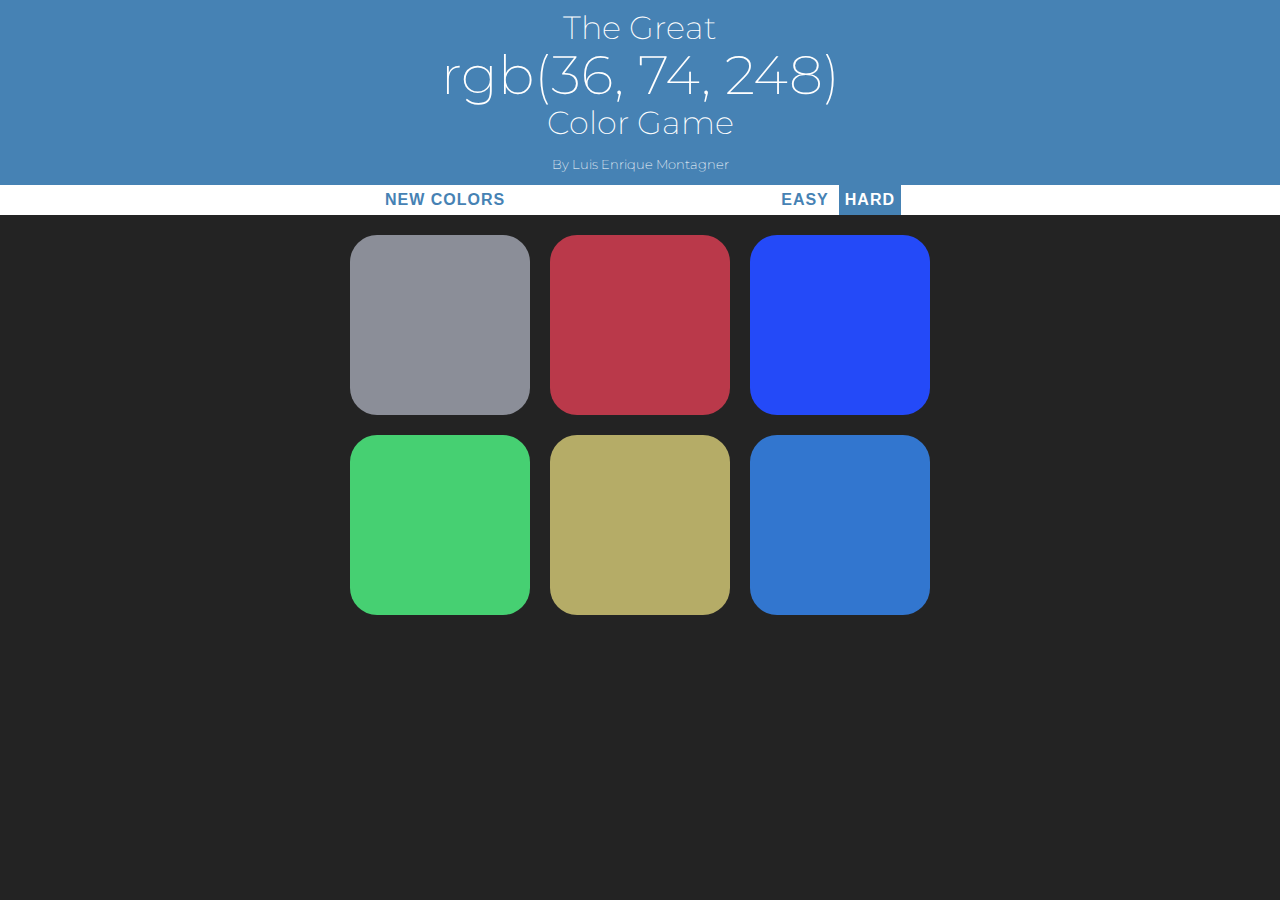
<file: Color Game/index.html>
<!DOCTYPE html>
<html lang="en">
<head>
    <meta charset="UTF-8">
    <meta name="viewport" content="width=device-width, initial-scale=1.0">
    <title>Color Game</title>
    <link rel="stylesheet" href="colorgame.css">
    <link href="https://fonts.googleapis.com/css2?family=Montserrat:wght@100;200;300;400;500;600;700;800;900&display=swap" rel="stylesheet">

</head>
<body>
    <h1>The Great<br><span id="colorDisplay">RGB</span><br>Color Game<br><span id="name">By Luis Enrique Montagner</span></h1>
    <div id="stripe">
        <button id="reset">New Colors</button>
        <span id="message"></span>
        <button class="mode">Easy</button>
        <button  class="mode selected">Hard</button>
    </div>
    <div id="container">
        <div class="square"></div>
        <div class="square"></div>
        <div class="square"></div>
        <div class="square"></div>
        <div class="square"></div>
        <div class="square"></div>
    </div>
    <script type="text/javascript" src="colorgame_simplified.js"></script>
</body>
</html>
</file>
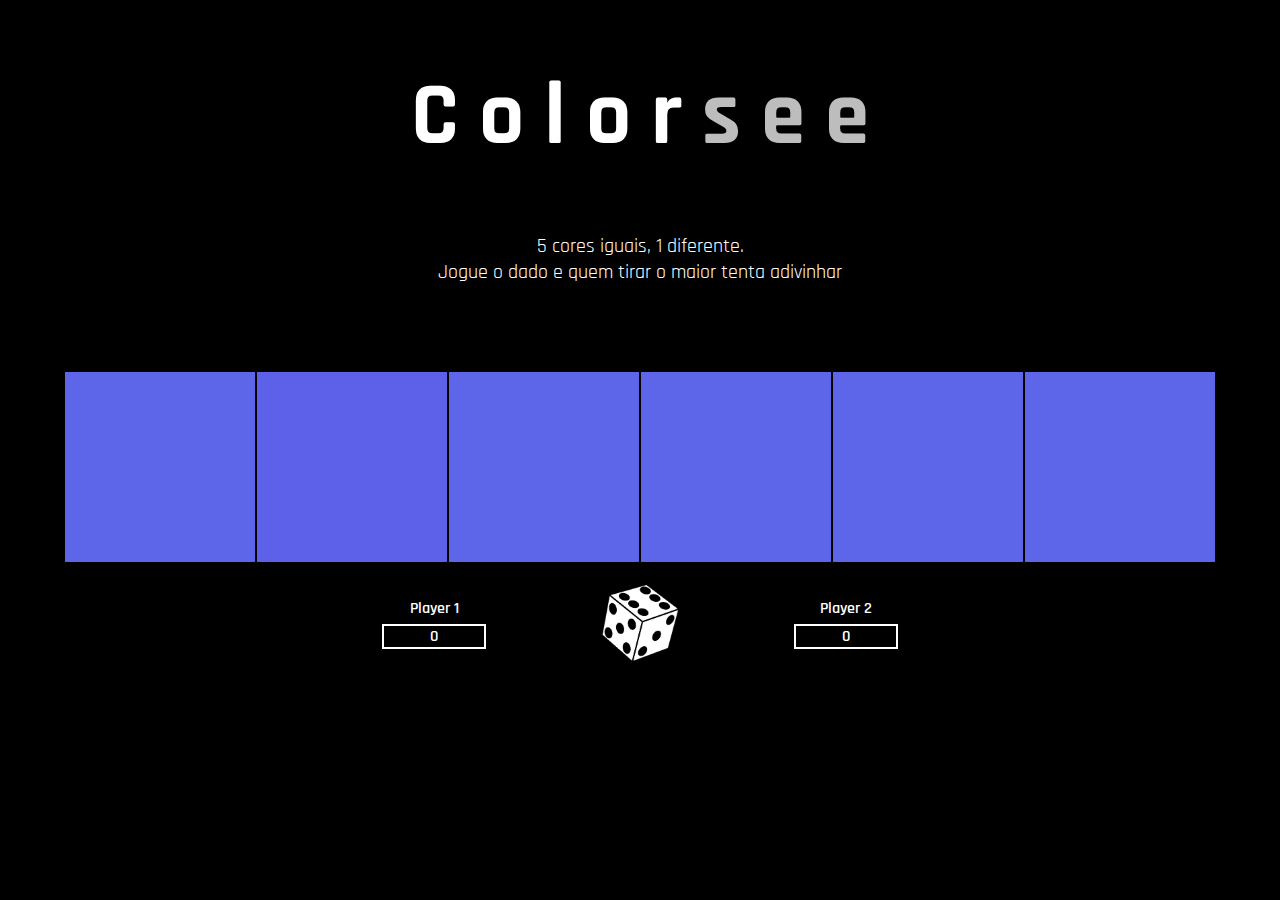
<file: Colorsee/index.html>
<!DOCTYPE html>
<html lang="pt_br">
<head>
    <meta charset="UTF-8">
    <meta name="viewport" content="width=device-width, initial-scale=1.0">
    <title>Colorsee</title>
    <link rel="stylesheet" type="text/css" href="style.css">
</head>
<body>
    <h1>C o l o r <span>s e e</span></h1>
    <p>5 cores iguais, 1 diferente.<br>Jogue o dado e quem tirar o maior tenta adivinhar</p>
    <div id="container">
        <div class="square"></div>
        <div class="square"></div>
        <div class="square"></div>
        <div class="square"></div>
        <div class="square"></div>
        <div class="square"></div>
    </div>
    <div id="diceGame">
        <div class="players" id="p1">
            <div>Player 1</div>
            <div id="dadoP1">0</div>
        </div>
        <div class="players" id="dice" onClick="dado()">
            <img src="./dADOI3.png" alt="Dado">
        </div>
        <div class="players" id="p2">
            <div>Player 2</div>
            <div id="dadoP2">0</div>
        </div>
    </div>
    <script type="text/javascript" src="script.js"></script>
</body>
</html>
</file>
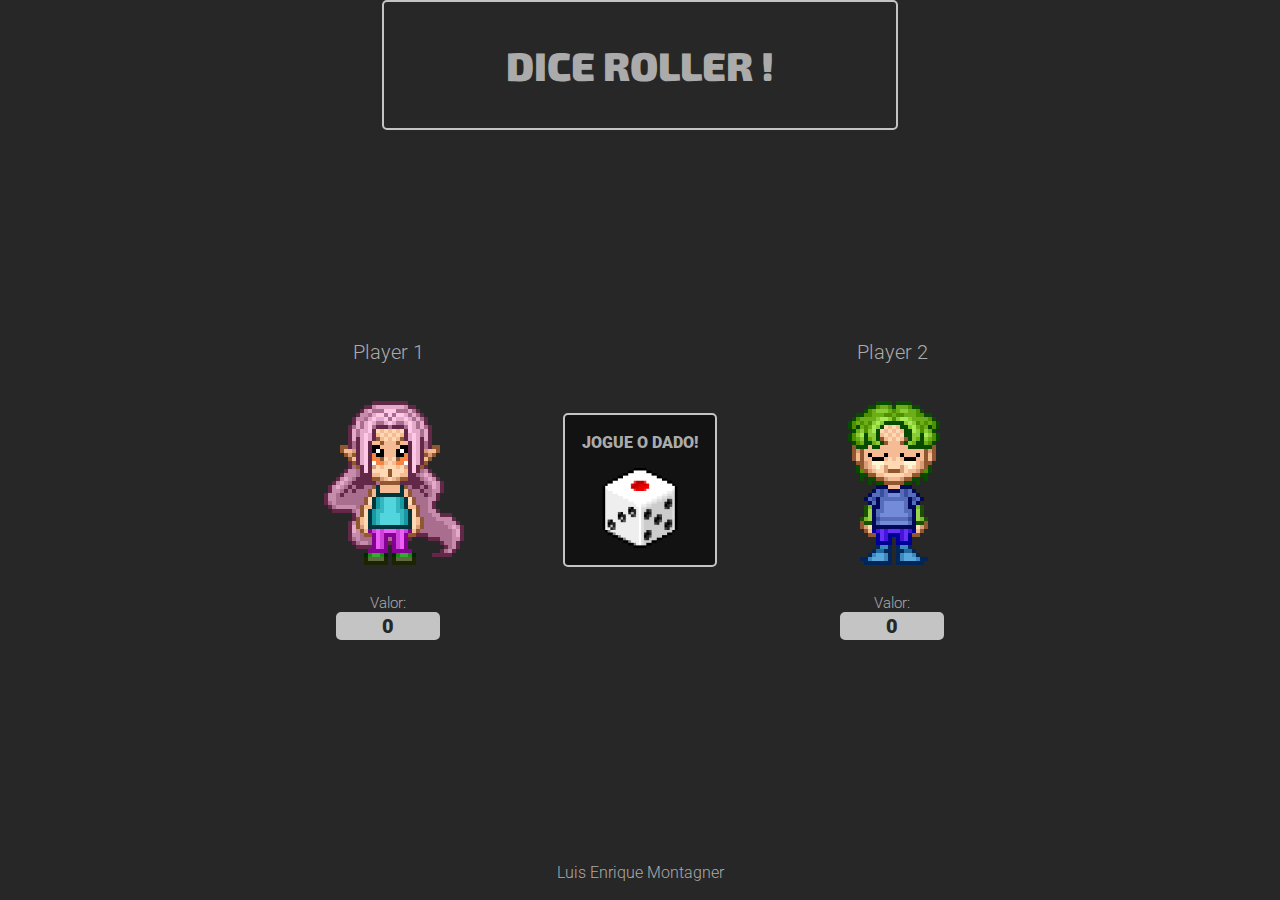
<file: Dice Roller/index.html>
<!DOCTYPE html>
<html lang="pt_br ">
<head>
    <meta charset="UTF-8">
    <meta name="description" content="Jogo de dados">
    <meta name="viewport" content="width=device-width, initial-scale=1.0">
    <title>Roller Dice</title>
    <link rel="stylesheet" href="style.css">
</head>
<body>
    <section>
        <header>
            <h1>DICE ROLLER !</h1>
        </header>
        <main>
            <div class="players" id="p1">
                <div class="name">Player 1</div>
                <div class="player"><img src="./assets/player1.png" alt="Player 1"></div>
                <div class="values">
                    <div class="txtValue">Valor:</div>
                    <div id="valueP1">0</div>
                </div>
            </div>
            <div class="dice" onClick="playDice()">
                <div id="txtRoll">JOGUE O DADO!</div>
                <img src="./assets/dice.png" alt="Dado">
            </div>
            <div class="players" id="p2">
                <div class="name">Player 2</div>
                <div class="player"><img src="./assets/player2.png" alt="Player 2"></div>
                <div class="values">
                    <div class="txtValue">Valor:</div>
                    <div id="valueP2">0</div>
                </div>
            </div>
        </main>
        <footer>
            <p>Luis Enrique Montagner</p>
        </footer>
    </section>
    <script src="script.js"></script>
</body>
</html>
</file>
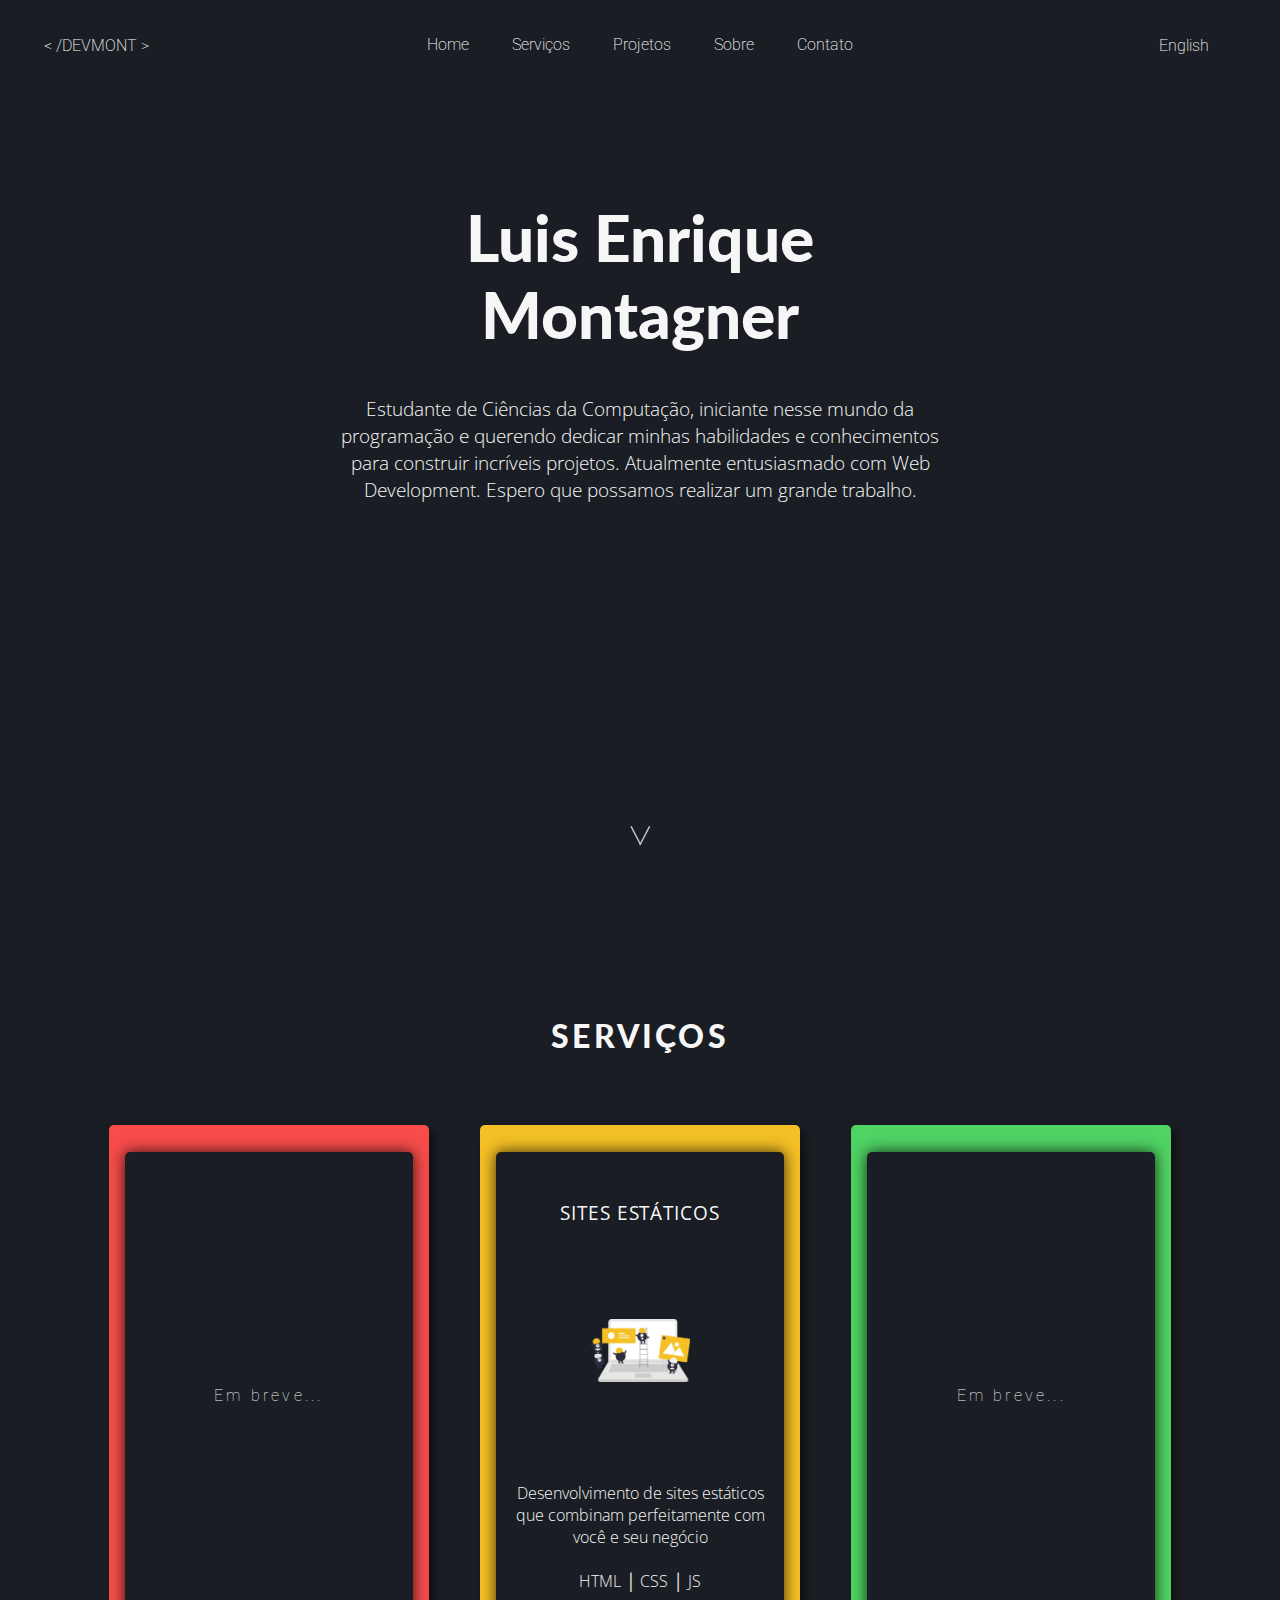
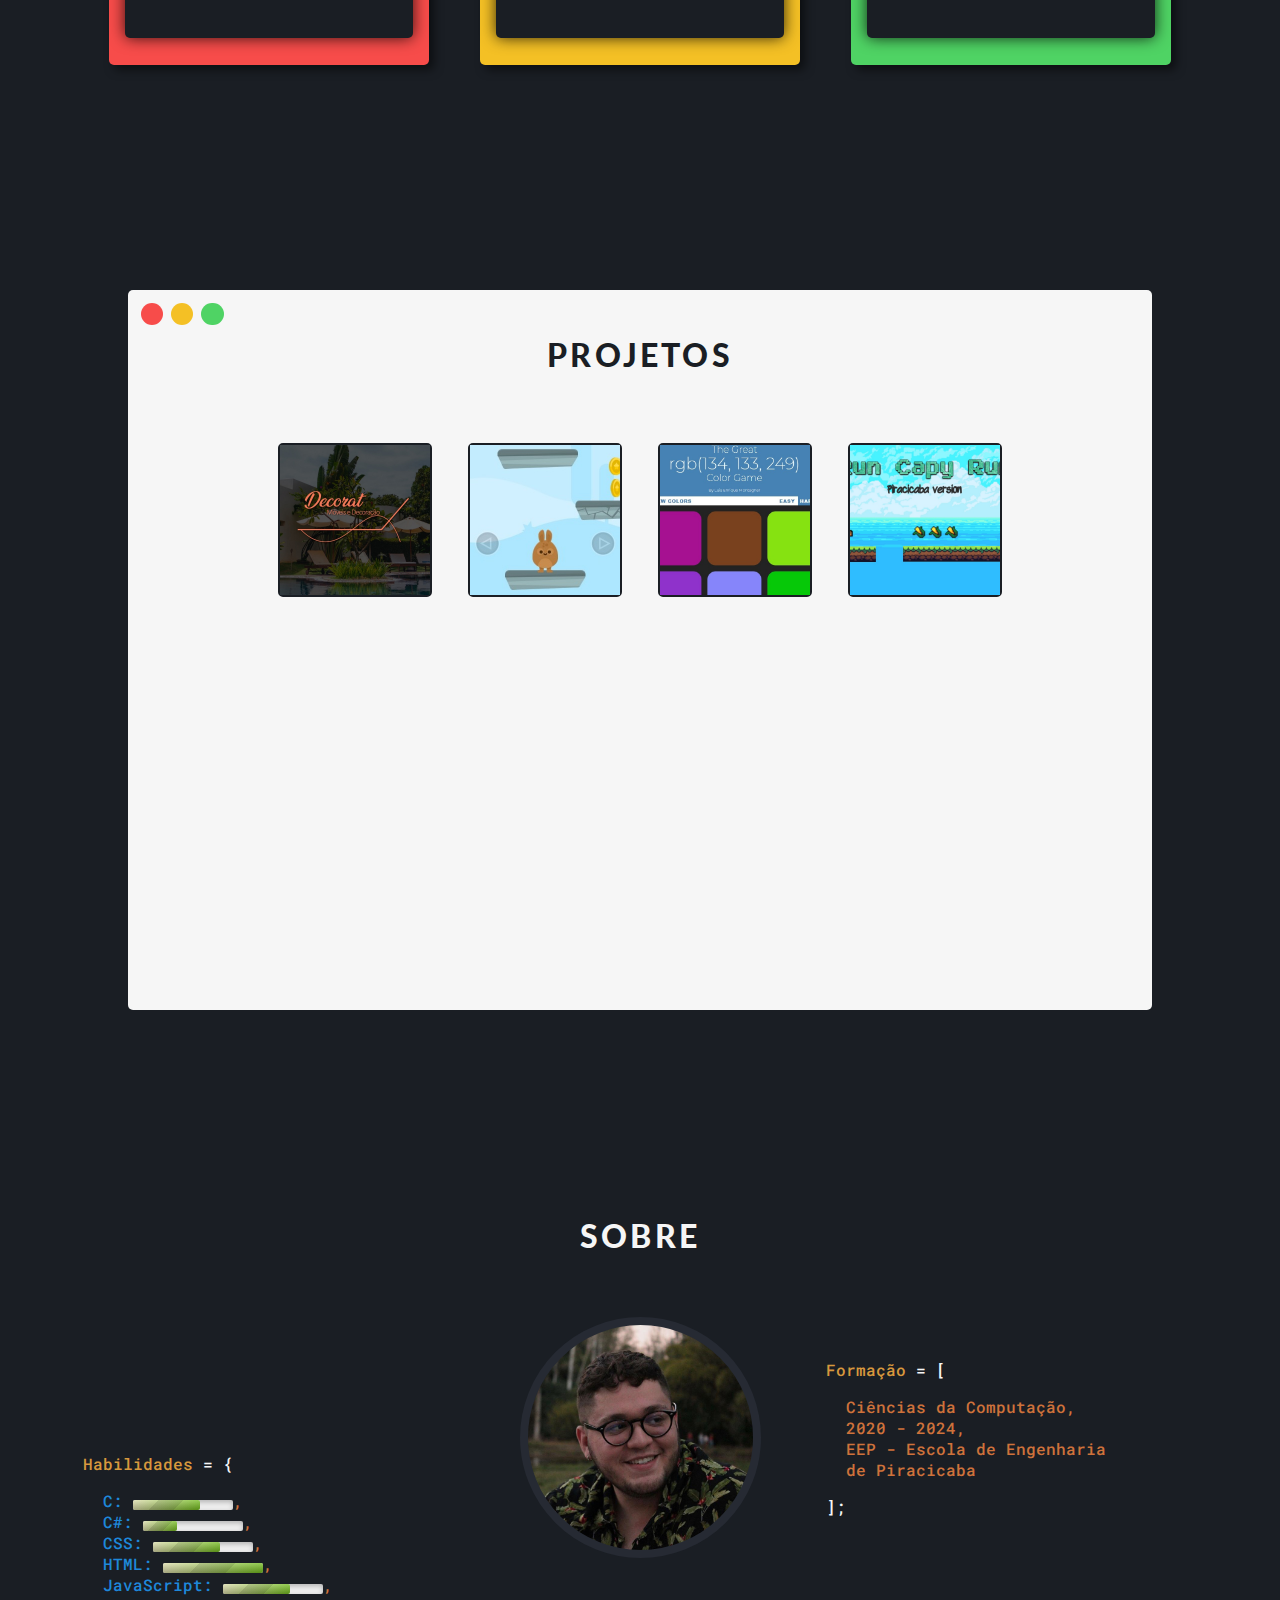
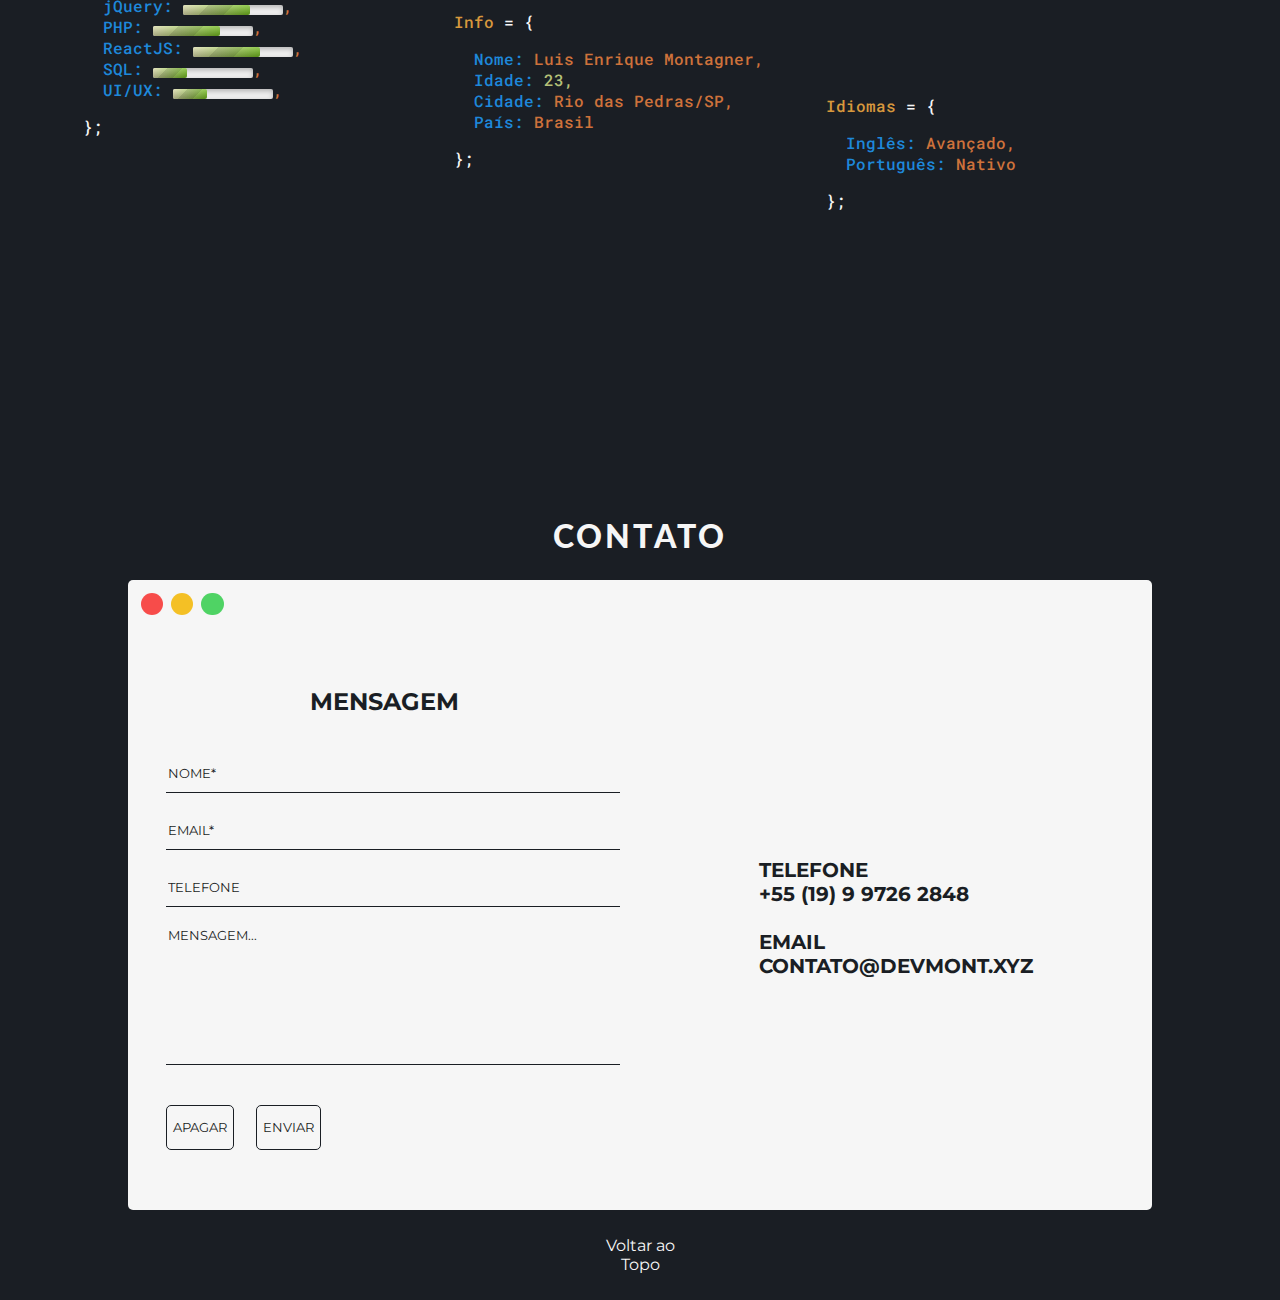
<file: Portfolio/index.html>
<!DOCTYPE html>
<html lang="pt-br">
<head>
    <meta charset="UTF-8">
    <meta name="viewport" content="width=device-width, initial-scale=1.0">
    <title>DEVMONT</title>
    <link rel="stylesheet" href="style.css">
    <link rel="stylesheet" href="https://use.fontawesome.com/releases/v5.13.1/css/all.css" integrity="sha384-xxzQGERXS00kBmZW/6qxqJPyxW3UR0BPsL4c8ILaIWXva5kFi7TxkIIaMiKtqV1Q" crossorigin="anonymous">
    <script src="https://code.jquery.com/jquery-3.5.1.min.js" integrity="sha256-9/aliU8dGd2tb6OSsuzixeV4y/faTqgFtohetphbbj0=" crossorigin="anonymous"></script>
    
</head>
<body>
    
    <div class="wrapper">
        <section id="homepage">
            <header>
                <div id="logo">&lt /DEVMONT &gt</div>
                <ul id="menu">
                    <li id="h"><a href="#homepage">Home</a></li>
                    <li id="s"><a href="#services">Serviços</a></li>
                    <li id="p"><a href="#projects">Projetos</a></li>
                    <li id="a"><a href="#about">Sobre</a></li>
                    <li id="c"><a href="#contact">Contato</a></li>
                </ul>
                <a class="hamb" href="javascript:void(0);" onclick="hamburguer()"><i class="fas fa-bars"></i></a>
                <div id="hamenu" class="ham">
                    <a href="#homepage">Home</a>
                    <a href="#services">Serviços</a>
                    <a href="#projects">Projetos</a>
                    <a href="#about">Sobre</a>
                    <a href="#contact">Contato</a>
                    <a href="enversion.html">English</a>
                </div>
                <div id="language"><a href="enversion.html">English</a></div>
            </header>
            <main>
                <h1 id="name">Luis Enrique<br>Montagner</h1>
                <h2 id="description">Estudante de Ciências da Computação, iniciante nesse mundo da programação e querendo dedicar minhas habilidades e conhecimentos para construir incríveis projetos. Atualmente entusiasmado com Web Development. Espero que possamos realizar um grande trabalho.</h2>
                <a href="#services"><div class="arrow"></div></a>
            </main>
        </section>

        <section id="services">
            <h1 class="title">SERVIÇOS</h1>
            <div class="cardboards">
                <div id="cb1">
                    <div id="cb11">
                        <div id="cb111">
                            <p>Em breve...</p>
                        </div>
                    </div>
                </div>
                <div id="cb2">
                    <div id="cb22">
                        <div id="cb222">
                            <h3>Sites Estáticos</h3>
                            <span id="img"></span>
                            <h4>Desenvolvimento de sites estáticos que combinam perfeitamente com você e seu negócio<br><br>HTML │ CSS │ JS</h4>
                        </div>
                    </div>
                </div>
                <div id="cb3">
                    <div id="cb33">
                        <div id="cb333">
                            <p>Em breve...</p>
                        </div>
                    </div>
                </div>
            </div>
        </section>
        
        <section id="projects">
            <div class="mac">
                <div class="btns">
                    <div id="btn1"></div>
                    <div id="btn2"></div>
                    <div id="btn3"></div>
                </div>
                <h1 class="title">PROJETOS</h1>
                <div class="pGallery">
                    <div class="pgBox" id="pgb1">
                        <a href="http://decorat.net/" target="_blank"><img src="decorat.jpg" alt="Decorat"></a>
                    </div>
                    <div class="pgBox" id="pgb2">
                        <a href="/jumpy-bunny" target="_blank"><img src="jb.jpg" alt="Jumpy Bunny"></a>
                    </div>
                    <div class="pgBox" id="pgb3">
                        <a href="/color-game" target="_blank"><img src="cg.jpg" alt="Color Game"></a>
                    </div>
                    <div class="pgBox" id="pgb4">
                        <a href="/run-capy-run" target="_blank"><img src="rcr.jpg" alt="Run Capy Run"></a>
                    </div>
                    <div class="pgTxt"><a href="http://decorat.net/" target="_blank">Decorat</a></div>
                    <div class="pgTxt"><a href="/jumpy-bunny" target="_blank">Jumpy Bunny</a></div>
                    <div class="pgTxt"><a href="/color-game" target="_blank">Color Game</a></div>
                    <div class="pgTxt"><a href="/run-capy-run" target="_blank">Run Capy Run</a></div>
                </div>
            </div>
        </section>
        
        <section id="about">
            <h1 class="title">SOBRE</h1>
            <div class="infome">
                <div id="photo"></div>
                <div id="me">
                    <p><span id="yl">Info</span> <span id="wh">= {</span></p>
                    <p><span id="bl">Nome:</span> Luis Enrique Montagner,<br><span id="bl">Idade:</span><span id="gr"> 23,</span><br><span id="bl">Cidade:</span> Rio das Pedras/SP,<br><span id="bl">País:</span> Brasil</p>
                    <p><span id="wh">};</span></p>
                </div>
                <div id="graduation">
                    <p><span id="yl">Formação</span> <span id="wh">= [</span></p>
                    <p>Ciências da Computação,<br>2020 - 2024,<br>EEP - Escola de Engenharia<br>de Piracicaba</p>
                    <p><span id="wh">];</span></p>
                </div>
                <div id="idioms">
                    <p><span id="yl">Idiomas </span><span id="wh">= {</span></p>
                    <p><span id="bl">Inglês: </span>Avançado,<br><span id="bl">Português: </span>Nativo</p>
                    <p><span id="wh">};</span></p>
                </div>
                <div id="qualifications">
                    <p><span id="yl">Habilidades </span><span id="wh">= {</span></p>
                    <p>
                        <span id="bl">C: </span><progress value="2" max="3"></progress>,<br>
                        <span id="bl">C#: </span><progress value="1" max="3"></progress>,<br>
                        <span id="bl">CSS: </span><progress value="2" max="3"></progress>,<br>
                        <span id="bl">HTML: </span><progress value="3" max="3"></progress>,<br>
                        <span id="bl">JavaScript: </span><progress value="2" max="3"></progress>,<br>
                        <span id="bl">jQuery: </span><progress value="2" max="3"></progress>,<br>
                        <span id="bl">PHP: </span><progress value="2" max="3"></progress>,<br>
                        <span id="bl">ReactJS: </span><progress value="2" max="3"></progress>,<br>
                        <span id="bl">SQL: </span><progress value="1" max="3"></progress>,<br>
                        <span id="bl">UI/UX: </span><progress value="1" max="3"></progress>,<br>
                    </p>
                    <p><span id="wh">};</span></p>
                </div>
            </div>
        </section>

        <section id="contact">
            <h1 class="title">CONTATO</h1>
            <div id="contactdiv">
                <div class="btns">
                    <div id="btn1"></div>
                    <div id="btn2"></div>
                    <div id="btn3"></div>
                </div>
                <div id="mail">
                    <h2>MENSAGEM</h2>
                    <form action="https://formspree.io/xdowdblq" method="POST" id="sendmail">
                        <div class="name-box">
                            <input type="text" name="name-form" placeholder="NOME*" required>
                        </div>
                        <div class="mail-box">
                            <input type="email" name="mail-form" placeholder="EMAIL*" required>
                        </div>
                        <div class="phone-box">
                            <input type="tel" name="phone-form" placeholder="TELEFONE">
                        </div>
                        <div class="text-box">
                            <textarea form="sendmail" name="msg-form" id="msg-form" maxlength="510" wrap="hard" placeholder="MENSAGEM..."></textarea>
                        </div>
                        <button type="reset">APAGAR</button>    
                        <button type="submit">ENVIAR</button>
                    </form>
                </div>
                <h2 id="cont">TELEFONE <br><a href="https://wa.me/5519997262848" target="_blank">+55 (19) 9 9726 2848</a><br><br>EMAIL <br>CONTATO@DEVMONT.XYZ</h2>
            </div>
            <p id="top"><a href="#homepage">Voltar ao<br>Topo</a></p>
        </section>
    </div>

        <script type="text/javascript" src="script.js"></script>
</body>
</html>
</file>
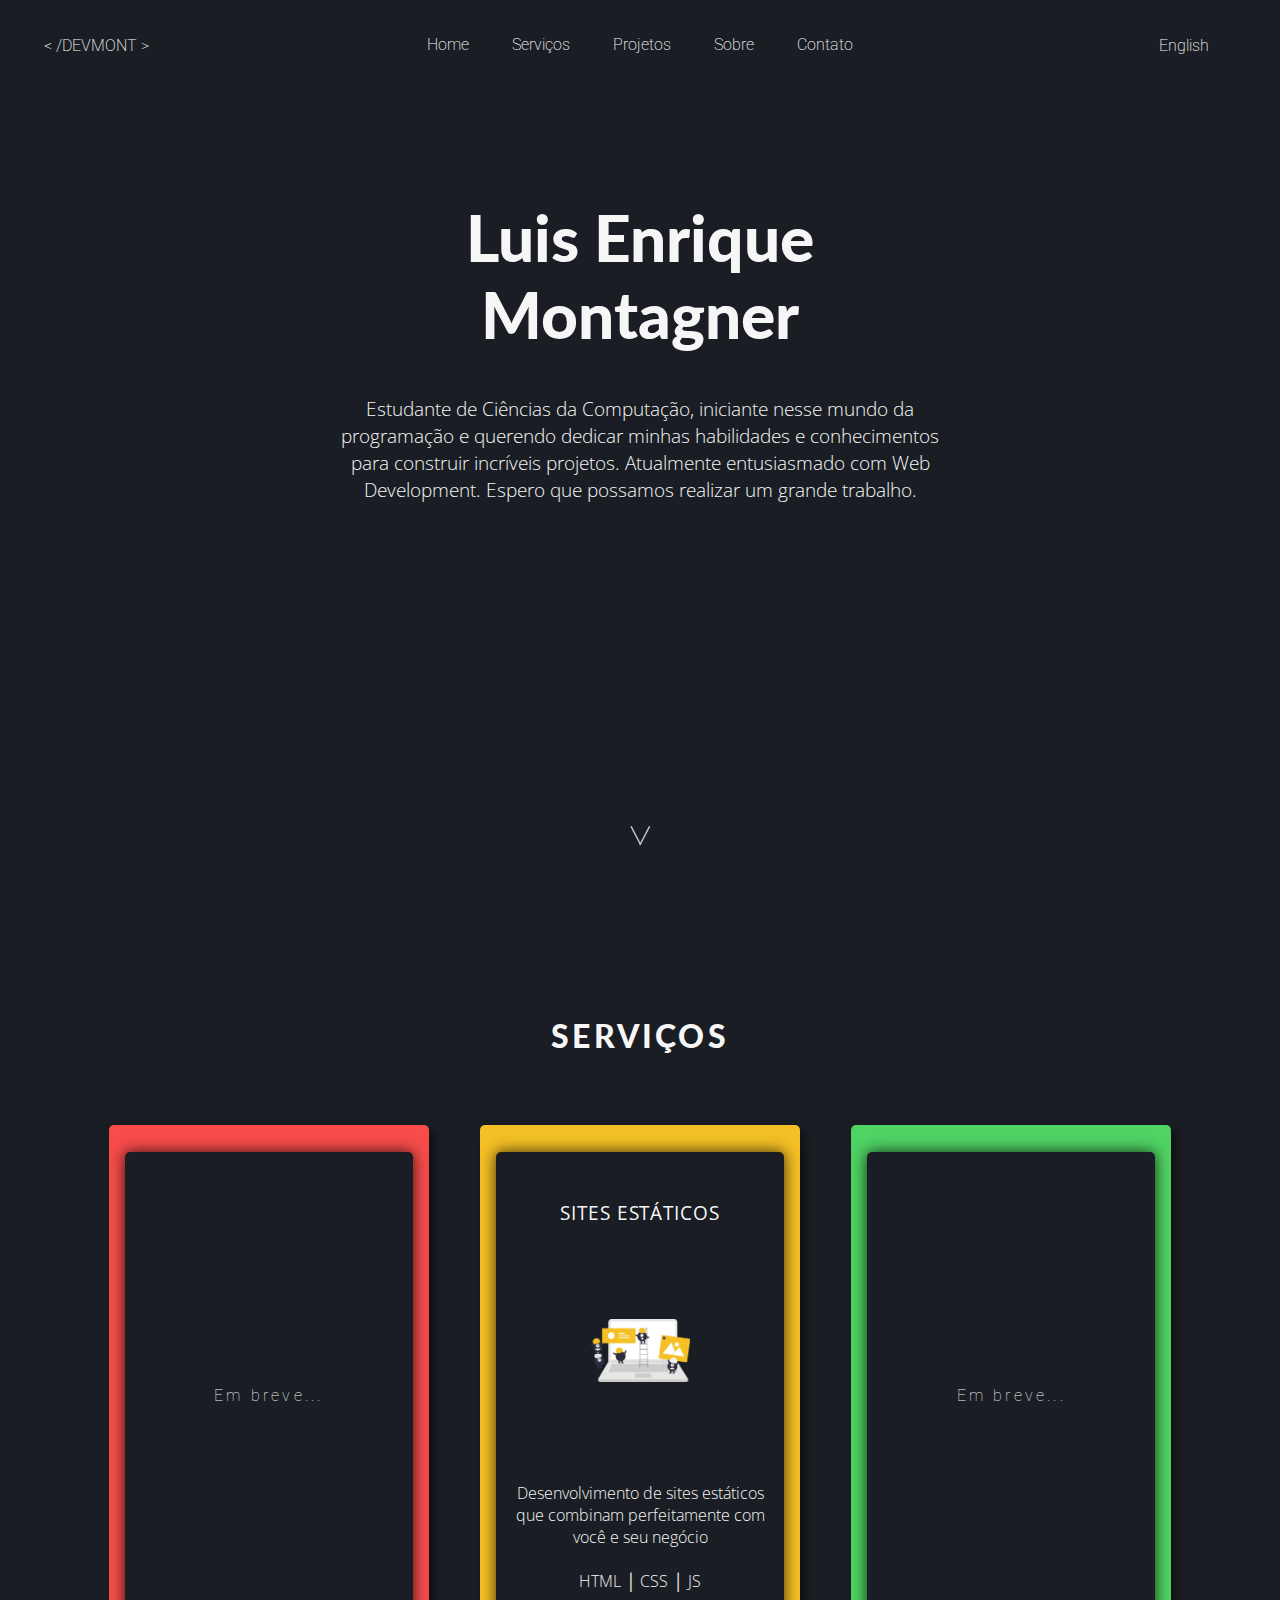
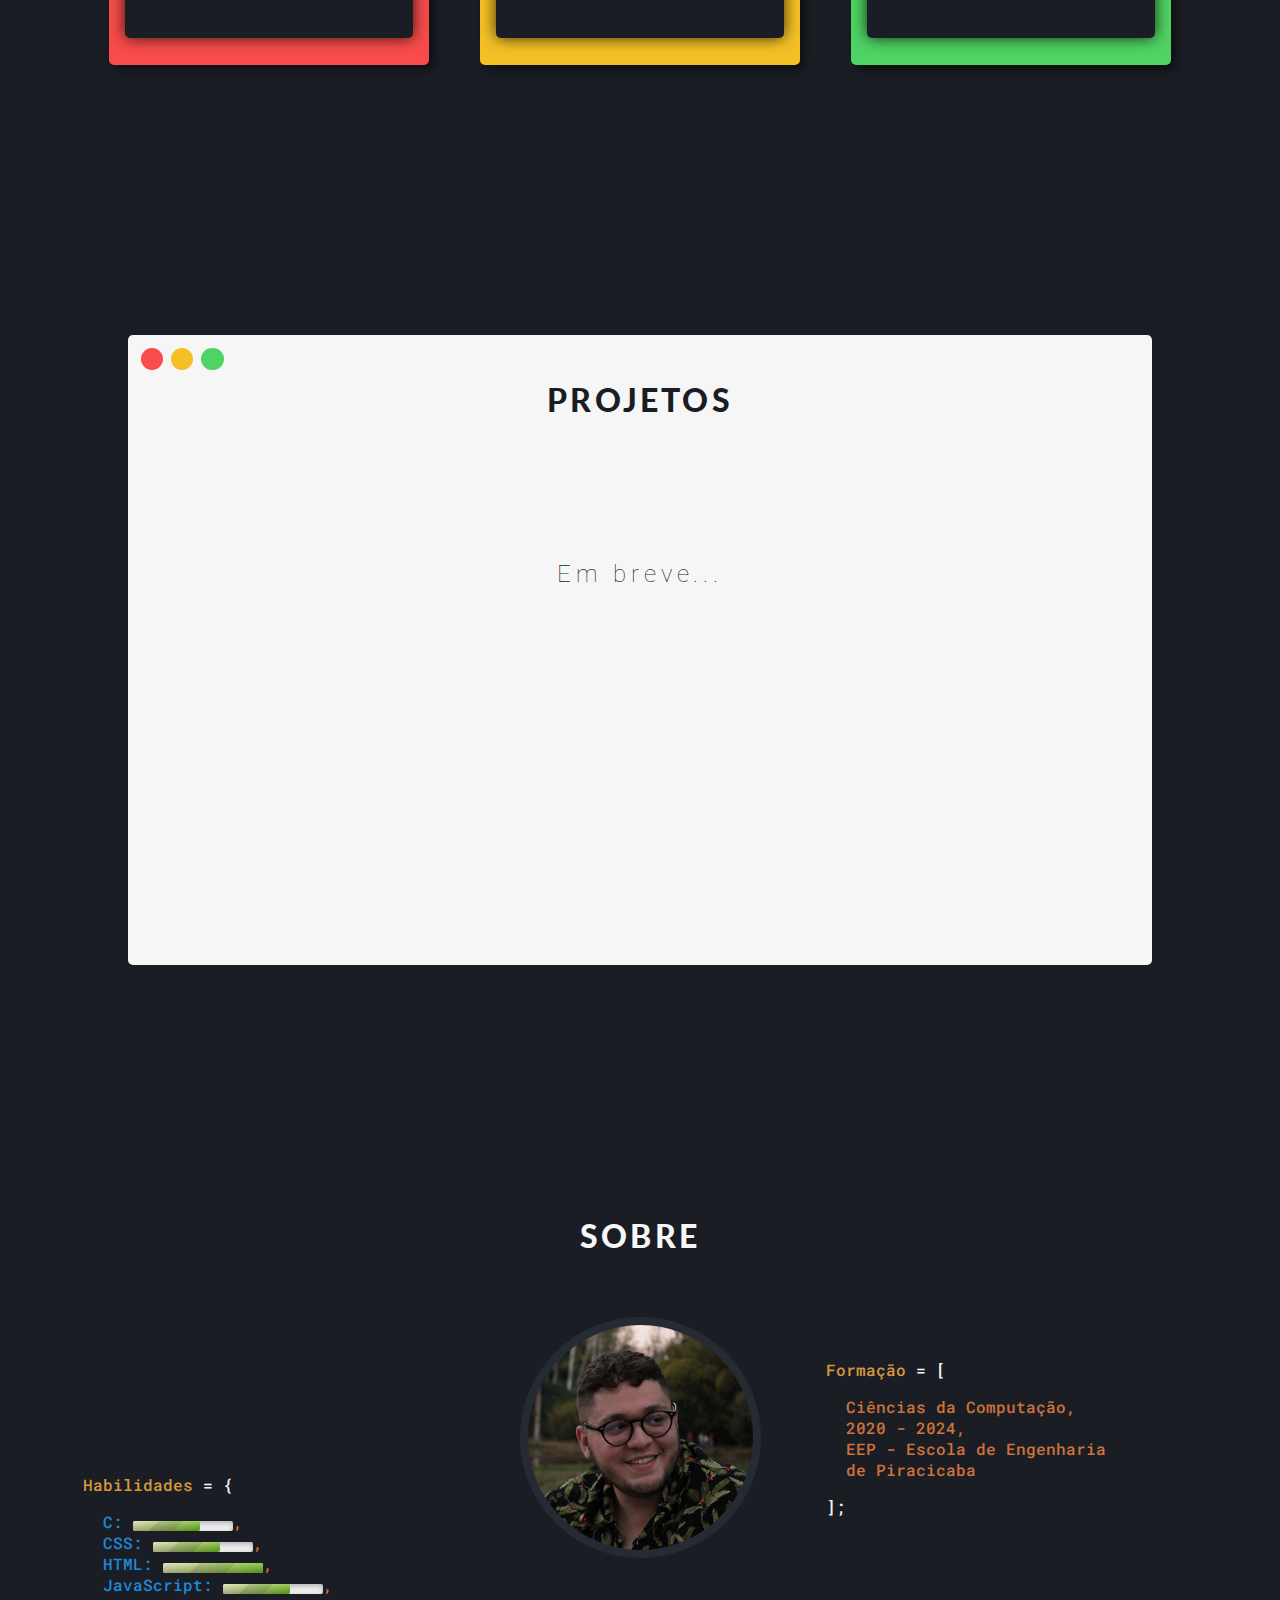
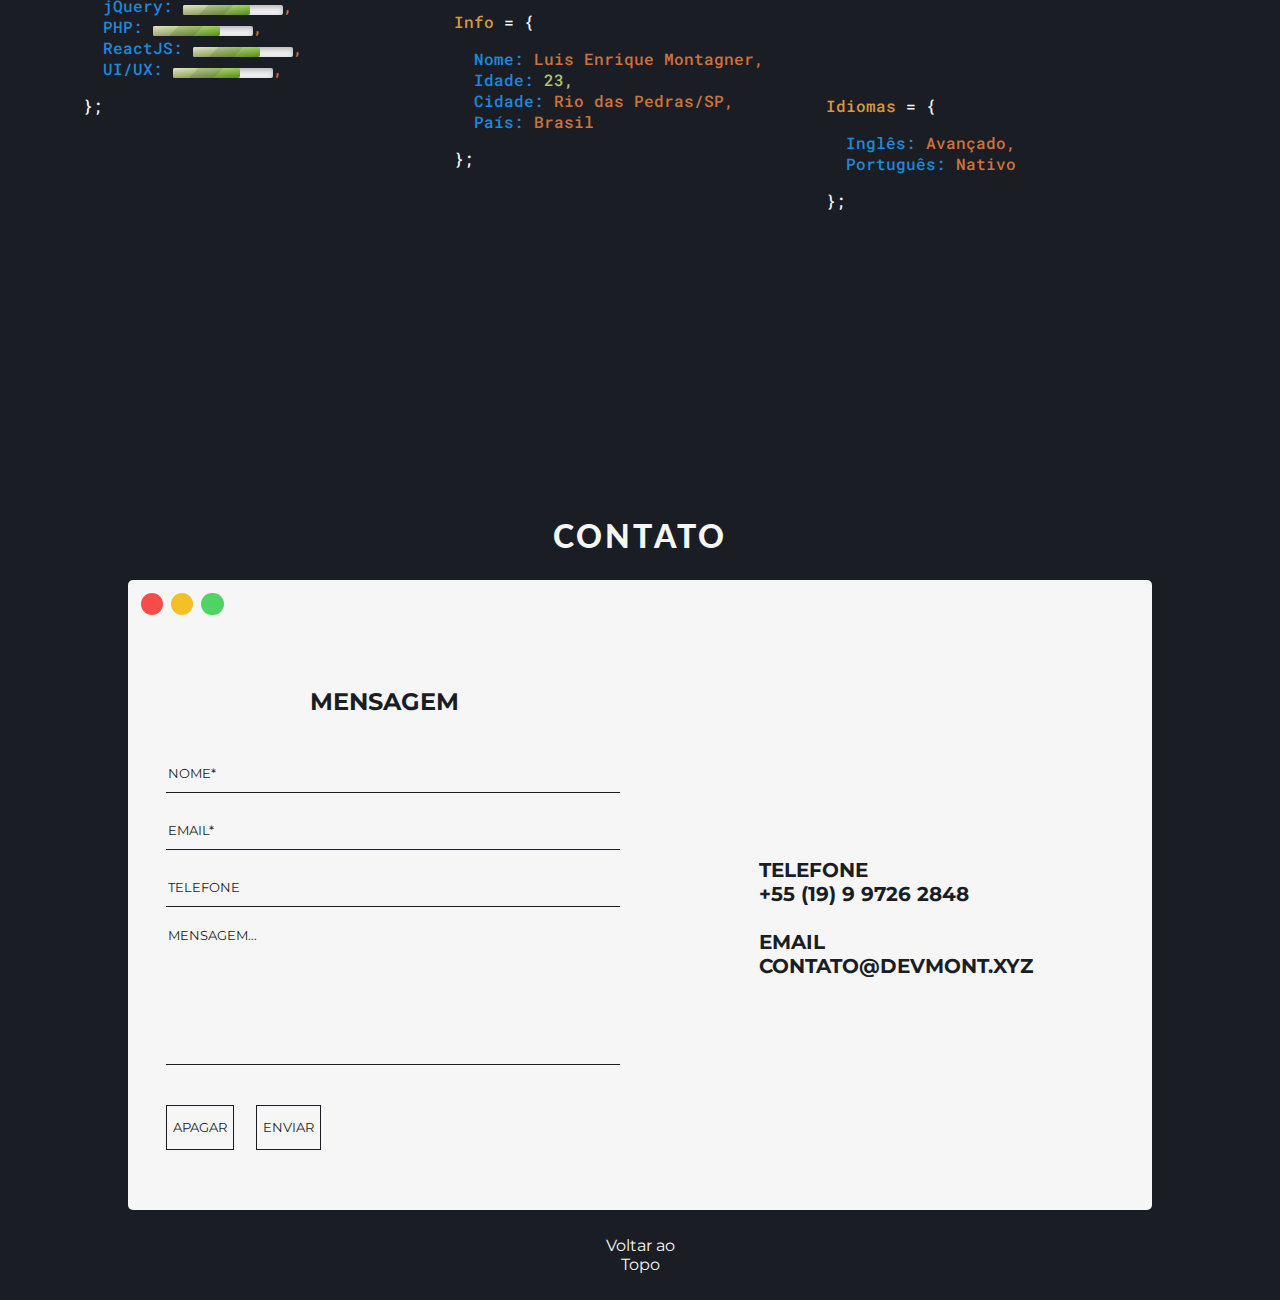
<file: Portfolio/beforeUpdate/index.html>
<!DOCTYPE html>
<html lang="pt-br">
<head>
    <meta charset="UTF-8">
    <meta name="viewport" content="width=device-width, initial-scale=1.0">
    <title>DEVMONT</title>
    <style>
        @import url('style.css');
    </style>
    <link rel="stylesheet" href="https://use.fontawesome.com/releases/v5.13.1/css/all.css" integrity="sha384-xxzQGERXS00kBmZW/6qxqJPyxW3UR0BPsL4c8ILaIWXva5kFi7TxkIIaMiKtqV1Q" crossorigin="anonymous">
    <script src="https://code.jquery.com/jquery-3.5.1.min.js" integrity="sha256-9/aliU8dGd2tb6OSsuzixeV4y/faTqgFtohetphbbj0=" crossorigin="anonymous"></script>
</head>
<body>
    
    <div class="wrapper">
        <section id="homepage">
            <header>
                <div id="logo">&lt /DEVMONT &gt</div>
                <ul id="menu">
                    <li id="h"><a href="#homepage">Home</a></li>
                    <li id="s"><a href="#services">Serviços</a></li>
                    <li id="p"><a href="#projects">Projetos</a></li>
                    <li id="a"><a href="#about">Sobre</a></li>
                    <li id="c"><a href="#contact">Contato</a></li>
                </ul>
                <a class="hamb" href="javascript:void(0);" onclick="hamburguer()"><i class="fas fa-bars"></i></a>
                <div id="hamenu" class="ham">
                    <a href="#homepage">Home</a>
                    <a href="#services">Serviços</a>
                    <a href="#projects">Projetos</a>
                    <a href="#about">Sobre</a>
                    <a href="#contact">Contato</a>
                    <a href="enversion.html">English</a>
                </div>
                <div id="language"><a href="enversion.html">English</a></div>
            </header>
            <main>
                <h1 id="name">Luis Enrique<br>Montagner</h1>
                <h2 id="description">Estudante de Ciências da Computação, iniciante nesse mundo da programação e querendo dedicar minhas habilidades e conhecimentos para construir incríveis projetos. Atualmente entusiasmado com Web Development. Espero que possamos realizar um grande trabalho.</h2>
                <a href="#services"><div class="arrow"></div></a>
            </main>
        </section>

        <section id="services">
            <h1 class="title">SERVIÇOS</h1>
            <div class="cardboards">
                <div id="cb1">
                    <div id="cb11">
                        <div id="cb111">
                            <p>Em breve...</p>
                        </div>
                    </div>
                </div>
                <div id="cb2">
                    <div id="cb22">
                        <div id="cb222">
                            <h3>Sites Estáticos</h3>
                            <span id="img"></span>
                            <h4>Desenvolvimento de sites estáticos que combinam perfeitamente com você e seu negócio<br><br>HTML │ CSS │ JS</h4>
                        </div>
                    </div>
                </div>
                <div id="cb3">
                    <div id="cb33">
                        <div id="cb333">
                            <p>Em breve...</p>
                        </div>
                    </div>
                </div>
            </div>
        </section>
        
        <section id="projects">
            <div class="mac">
                <div class="btns">
                    <div id="btn1"></div>
                    <div id="btn2"></div>
                    <div id="btn3"></div>
                </div>
                <h1 class="title">PROJETOS</h1>
                <h2>Em breve...</h2>
            </div>
        </section>
        
        <section id="about">
            <h1 class="title">SOBRE</h1>
            <div class="infome">
                <div id="photo"></div>
                <div id="me">
                    <p><span id="yl">Info</span> <span id="wh">= {</span></p>
                    <p><span id="bl">Nome:</span> Luis Enrique Montagner,<br><span id="bl">Idade:</span><span id="gr"> 23,</span><br><span id="bl">Cidade:</span> Rio das Pedras/SP,<br><span id="bl">País:</span> Brasil</p>
                    <p><span id="wh">};</span></p>
                </div>
                <div id="graduation">
                    <p><span id="yl">Formação</span> <span id="wh">= [</span></p>
                    <p>Ciências da Computação,<br>2020 - 2024,<br>EEP - Escola de Engenharia<br>de Piracicaba</p>
                    <p><span id="wh">];</span></p>
                </div>
                <div id="idioms">
                    <p><span id="yl">Idiomas </span><span id="wh">= {</span></p>
                    <p><span id="bl">Inglês: </span>Avançado,<br><span id="bl">Português: </span>Nativo</p>
                    <p><span id="wh">};</span></p>
                </div>
                <div id="qualifications">
                    <p><span id="yl">Habilidades </span><span id="wh">= {</span></p>
                    <p>
                        <span id="bl">C: </span><progress value="2" max="3"></progress>,<br>
                        <span id="bl">CSS: </span><progress value="2" max="3"></progress>,<br>
                        <span id="bl">HTML: </span><progress value="3" max="3"></progress>,<br>
                        <span id="bl">JavaScript: </span><progress value="2" max="3"></progress>,<br>
                        <span id="bl">jQuery: </span><progress value="2" max="3"></progress>,<br>
                        <span id="bl">PHP: </span><progress value="2" max="3"></progress>,<br>
                        <span id="bl">ReactJS: </span><progress value="2" max="3"></progress>,<br>
                        <span id="bl">UI/UX: </span><progress value="2" max="3"></progress>,<br>
                    </p>
                    <p><span id="wh">};</span></p>
                </div>
            </div>
        </section>

        <section id="contact">
            <h1 class="title">CONTATO</h1>
            <div id="contactdiv">
                <div class="btns">
                    <div id="btn1"></div>
                    <div id="btn2"></div>
                    <div id="btn3"></div>
                </div>
                <div id="mail">
                    <h2>MENSAGEM</h2>
                    <form action="https://formspree.io/xdowdblq" method="POST" id="sendmail">
                        <div class="name-box">
                            <input type="text" name="name-form" placeholder="NOME*" required>
                        </div>
                        <div class="mail-box">
                            <input type="email" name="mail-form" placeholder="EMAIL*" required>
                        </div>
                        <div class="phone-box">
                            <input type="tel" name="phone-form" placeholder="TELEFONE">
                        </div>
                        <div class="text-box">
                            <textarea form="sendmail" name="msg-form" id="msg-form" maxlength="510" wrap="hard" placeholder="MENSAGEM..."></textarea>
                        </div>
                        <button type="reset">APAGAR</button>    
                        <button type="submit">ENVIAR</button>
                    </form>
                </div>
                <h2 id="cont">TELEFONE <br><a href="https://wa.me/5519997262848" target="_blank">+55 (19) 9 9726 2848</a><br><br>EMAIL <br>CONTATO@DEVMONT.XYZ</h2>
            </div>
            <p id="top"><a href="#homepage">Voltar ao<br>Topo</a></p>
        </section>
    </div>

        <script type="text/javascript" src="script.js"></script>

</body>
</html>
</file>
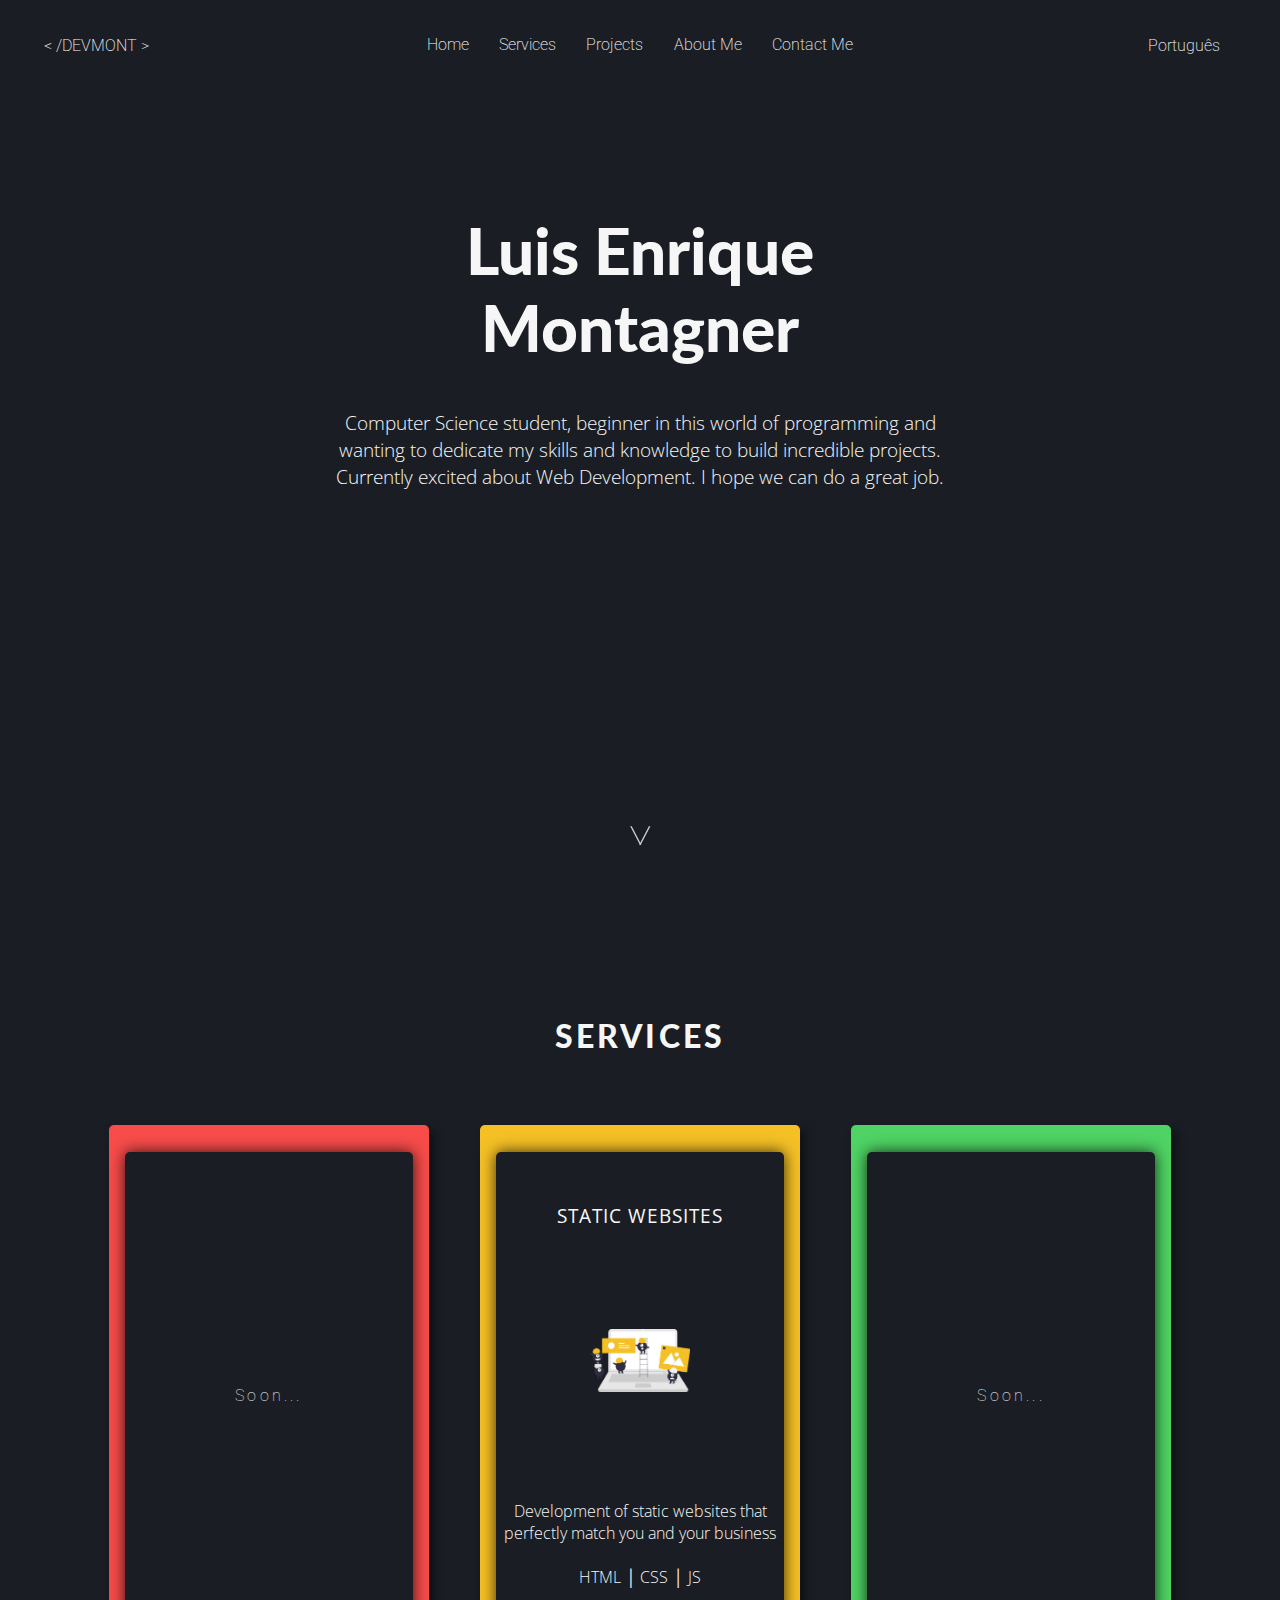
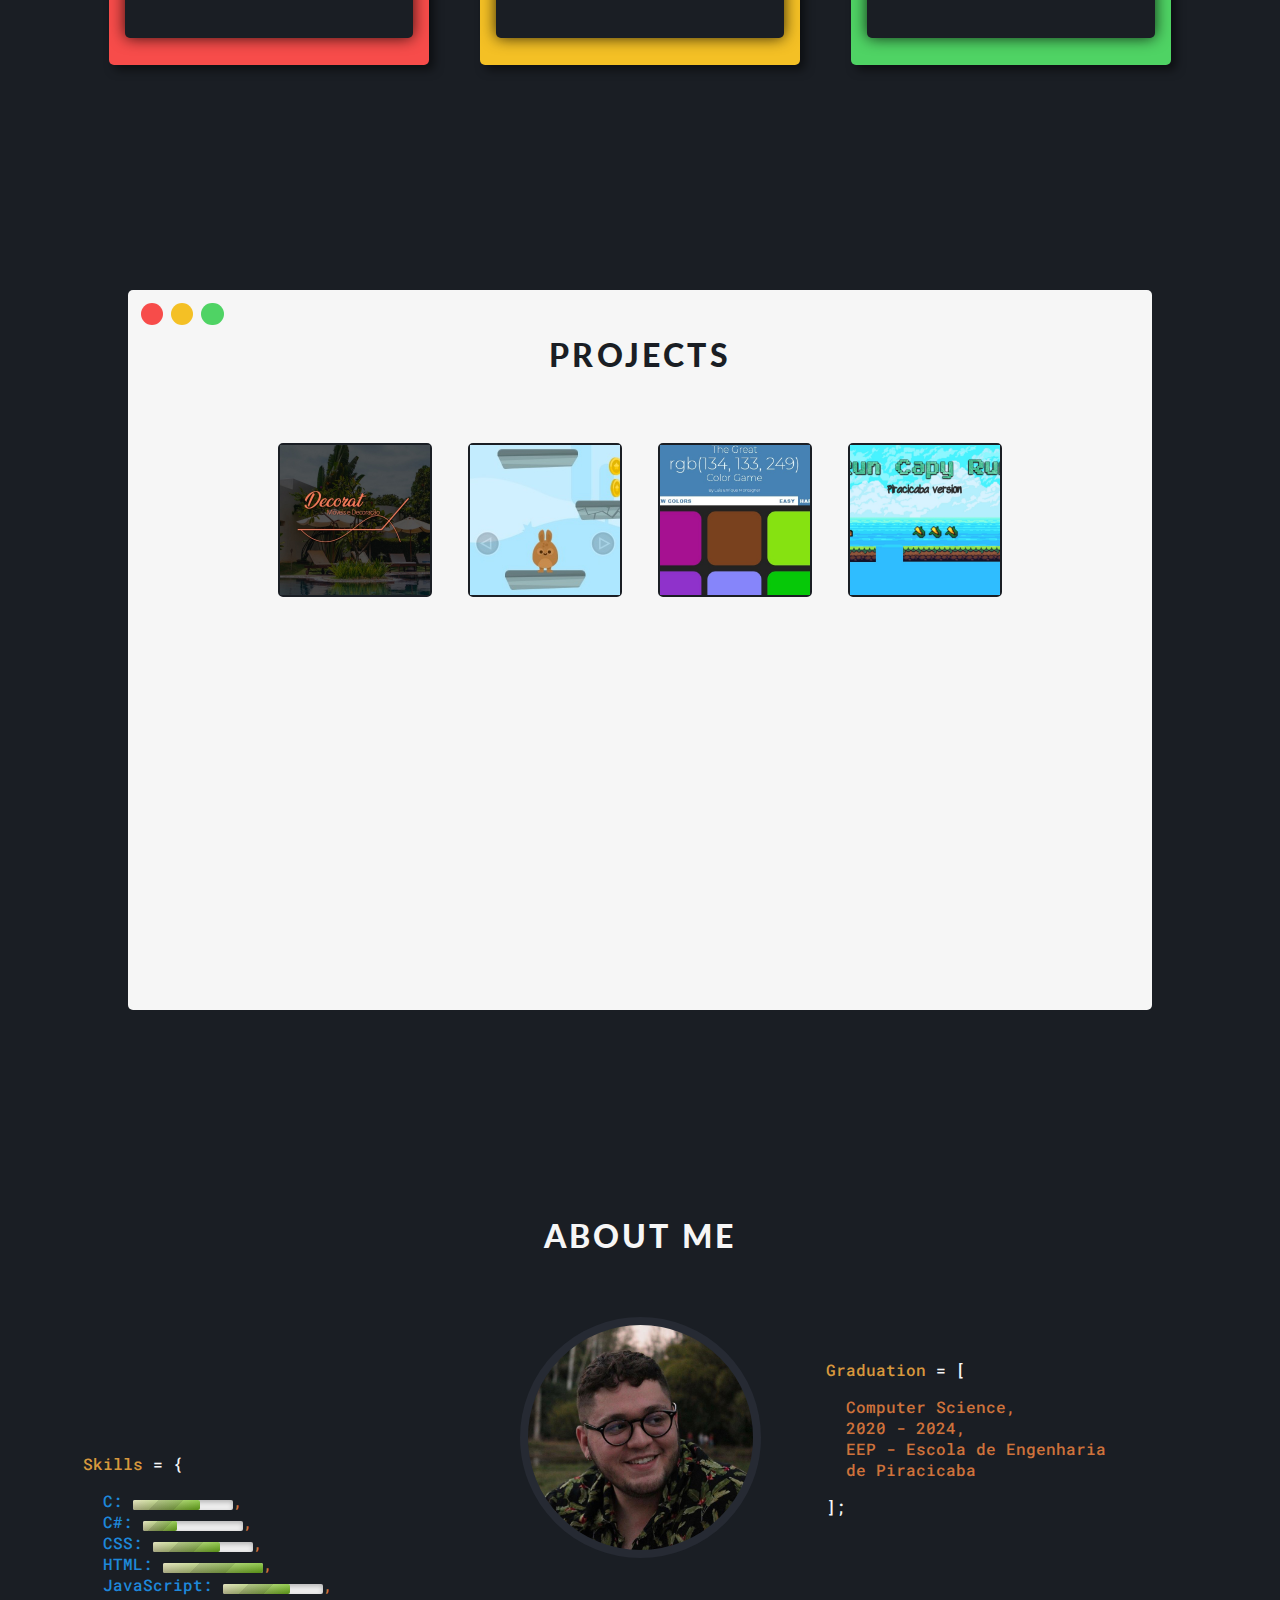
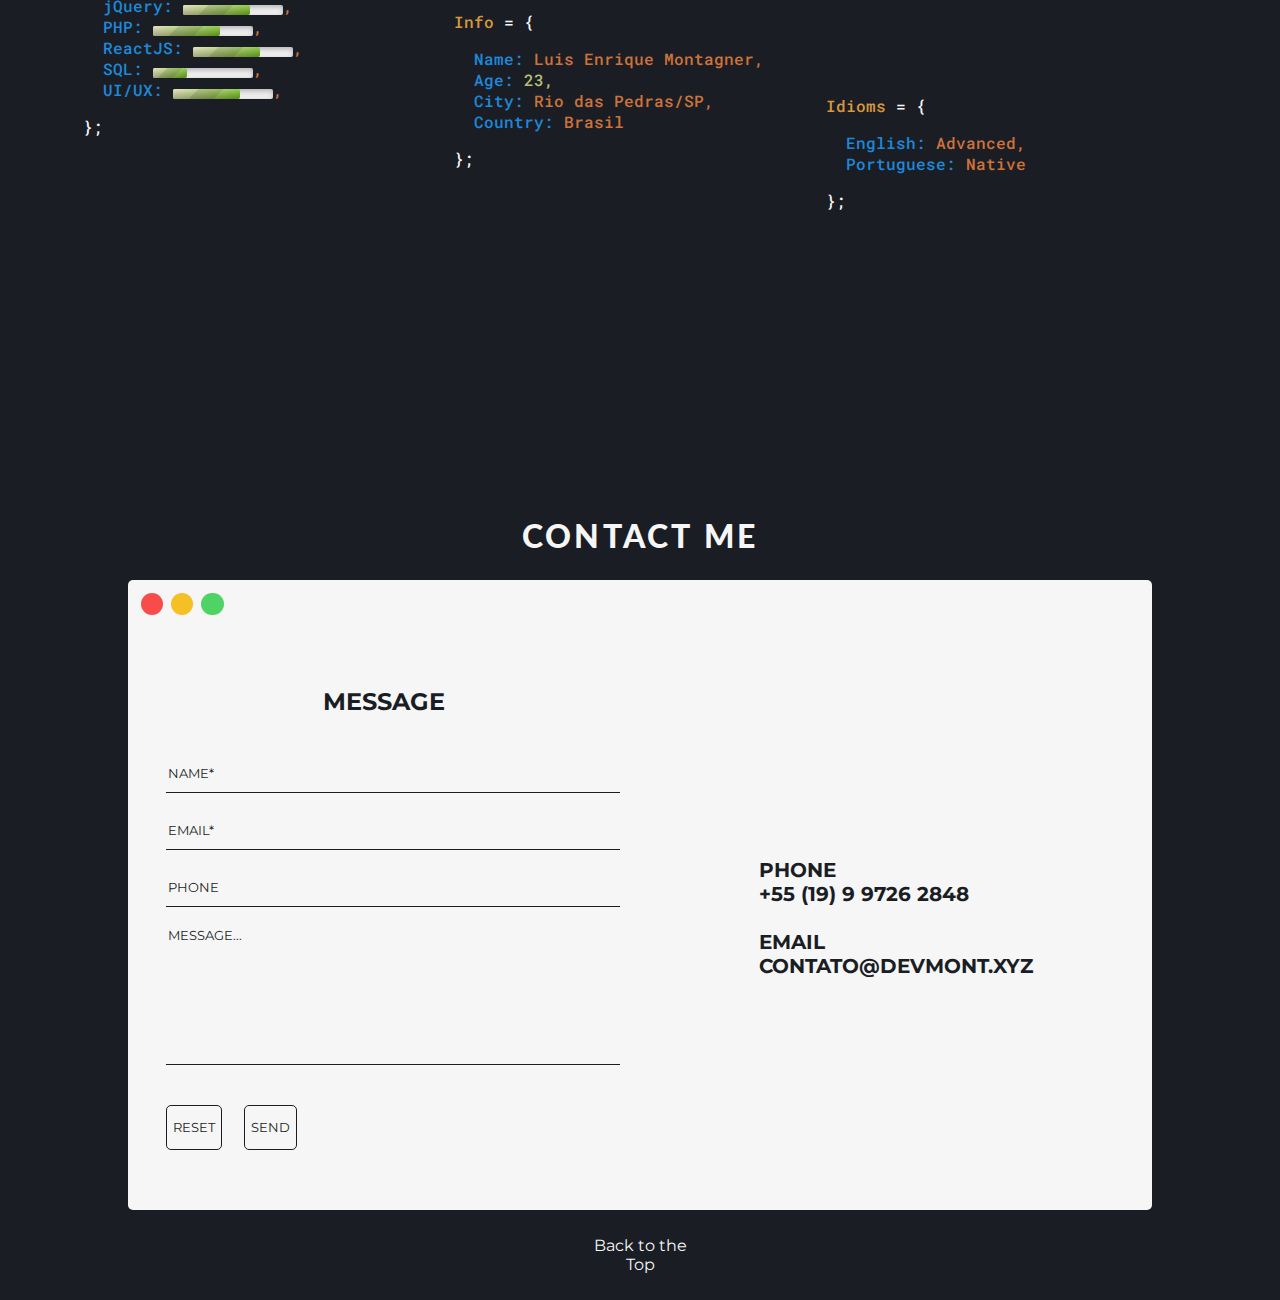
<file: Portfolio/enversion.html>
<!DOCTYPE html>
<html lang="pt-br">
<head>
    <meta charset="UTF-8">
    <meta name="viewport" content="width=device-width, initial-scale=1.0">
    <title>DEVMONT</title>
    <style>
        @import url('style.css');
    </style>
    <link rel="stylesheet" href="https://use.fontawesome.com/releases/v5.13.1/css/all.css" integrity="sha384-xxzQGERXS00kBmZW/6qxqJPyxW3UR0BPsL4c8ILaIWXva5kFi7TxkIIaMiKtqV1Q" crossorigin="anonymous">
    <script src="https://code.jquery.com/jquery-3.5.1.min.js" integrity="sha256-9/aliU8dGd2tb6OSsuzixeV4y/faTqgFtohetphbbj0=" crossorigin="anonymous"></script>
</head>
<body>
    
    <div class="wrapper">
        <section id="homepage">
            <header>
                <div id="logo">&lt /DEVMONT &gt</div>
                <ul id="menu">
                    <li id="h"><a href="#homepage">Home</a></li>
                    <li id="s"><a href="#services">Services</a></li>
                    <li id="p"><a href="#projects">Projects</a></li>
                    <li id="a"><a href="#about">About Me</a></li>
                    <li id="c"><a href="#contact">Contact Me</a></li>
                </ul>
                <a class="hamb" href="javascript:void(0);" onclick="hamburguer()"><i class="fas fa-bars"></i></a>
                <div id="hamenu" class="ham">
                    <a href="#homepage">Home</a>
                    <a href="#services">Services</a>
                    <a href="#projects">Projects</a>
                    <a href="#about">About Me</a>
                    <a href="#contact">Contact Me</a>
                    <a href="index.html">Português</a>
                </div>
                <div id="language"><a href="index.html">Português</a></div>
            </header>
            <main>
                <h1 id="name">Luis Enrique<br>Montagner</h1>
                <h2 id="description">Computer Science student, beginner in this world of programming and wanting to dedicate my skills and knowledge to build incredible projects. Currently excited about Web Development. I hope we can do a great job.</h2>
                <a href="#services"><div class="arrow"></div></a>
            </main>
        </section>

        <section id="services">
            <h1 class="title">SERVICES</h1>
            <div class="cardboards">
                <div id="cb1">
                    <div id="cb11">
                        <div id="cb111">
                            <p>Soon...</p>
                        </div>
                    </div>
                </div>
                <div id="cb2">
                    <div id="cb22">
                        <div id="cb222">
                            <h3>Static WebSites</h3>
                            <span id="img"></span>
                            <h4>Development of static websites that perfectly match you and your business<br><br>HTML │ CSS │ JS</h4>
                        </div>
                    </div>
                </div>
                <div id="cb3">
                    <div id="cb33">
                        <div id="cb333">
                            <p>Soon...</p>
                        </div>
                    </div>
                </div>
            </div>
        </section>
        
        <section id="projects">
            <div class="mac">
                <div class="btns">
                    <div id="btn1"></div>
                    <div id="btn2"></div>
                    <div id="btn3"></div>
                </div>
                <h1 class="title">PROJECTS</h1>
                <div class="pGallery">
                    <div class="pgBox" id="pgb1">
                        <a href="http://decorat.net/" target="_blank"><img src="decorat.jpg" alt="Decorat"></a>
                    </div>
                    <div class="pgBox" id="pgb2">
                        <a href="/jumpy-bunny" target="_blank"><img src="jb.jpg" alt="Jumpy Bunny"></a>
                    </div>
                    <div class="pgBox" id="pgb3">
                        <a href="/color-game" target="_blank"><img src="cg.jpg" alt="Color Game"></a>
                    </div>
                    <div class="pgBox" id="pgb4">
                        <a href="/run-capy-run" target="_blank"><img src="rcr.jpg" alt="Run Capy Run"></a>
                    </div>
                    <div class="pgTxt"><a href="http://decorat.net/" target="_blank">Decorat</a></div>
                    <div class="pgTxt"><a href="/jumpy-bunny" target="_blank">Jumpy Bunny</a></div>
                    <div class="pgTxt"><a href="/color-game" target="_blank">Color Game</a></div>
                    <div class="pgTxt"><a href="/run-capy-run" target="_blank">Run Capy Run</a></div>
                </div>
            </div>
        </section>
        
        <section id="about">
            <h1 class="title">ABOUT ME</h1>
            <div class="infome">
                <div id="photo"></div>
                <div id="me">
                    <p><span id="yl">Info</span> <span id="wh">= {</span></p>
                    <p><span id="bl">Name:</span> Luis Enrique Montagner,<br><span id="bl">Age:</span><span id="gr"> 23,</span><br><span id="bl">City:</span> Rio das Pedras/SP,<br><span id="bl">Country:</span> Brasil</p>
                    <p><span id="wh">};</span></p>
                </div>
                <div id="graduation">
                    <p><span id="yl">Graduation</span> <span id="wh">= [</span></p>
                    <p>Computer Science,<br>2020 - 2024,<br>EEP - Escola de Engenharia<br>de Piracicaba</p>
                    <p><span id="wh">];</span></p>
                </div>
                <div id="idioms">
                    <p><span id="yl">Idioms </span><span id="wh">= {</span></p>
                    <p><span id="bl">English: </span>Advanced,<br><span id="bl">Portuguese: </span>Native</p>
                    <p><span id="wh">};</span></p>
                </div>
                <div id="qualifications">
                    <p><span id="yl">Skills </span><span id="wh">= {</span></p>
                    <p>
                        <span id="bl">C: </span><progress value="2" max="3"></progress>,<br>
                        <span id="bl">C#: </span><progress value="1" max="3"></progress>,<br>
                        <span id="bl">CSS: </span><progress value="2" max="3"></progress>,<br>
                        <span id="bl">HTML: </span><progress value="3" max="3"></progress>,<br>
                        <span id="bl">JavaScript: </span><progress value="2" max="3"></progress>,<br>
                        <span id="bl">jQuery: </span><progress value="2" max="3"></progress>,<br>
                        <span id="bl">PHP: </span><progress value="2" max="3"></progress>,<br>
                        <span id="bl">ReactJS: </span><progress value="2" max="3"></progress>,<br>
                        <span id="bl">SQL: </span><progress value="1" max="3"></progress>,<br>
                        <span id="bl">UI/UX: </span><progress value="2" max="3"></progress>,<br>
                    </p>
                    <p><span id="wh">};</span></p>
                </div>
            </div>
        </section>

        <section id="contact">
            <h1 class="title">CONTACT ME</h1>
            <div id="contactdiv">
                <div class="btns">
                    <div id="btn1"></div>
                    <div id="btn2"></div>
                    <div id="btn3"></div>
                </div>
                <div id="mail">
                    <h2>MESSAGE</h2>
                    <form action="https://formspree.io/xdowdblq" method="POST" id="sendmail">
                        <div class="name-box">
                            <input type="text" name="name-form" placeholder="NAME*" required>
                        </div>
                        <div class="mail-box">
                            <input type="email" name="mail-form" placeholder="EMAIL*" required>
                        </div>
                        <div class="phone-box">
                            <input type="tel" name="phone-form" placeholder="PHONE">
                        </div>
                        <div class="text-box">
                            <textarea form="sendmail" name="msg-form" id="msg-form" maxlength="510" wrap="hard" placeholder="MESSAGE..."></textarea>
                        </div>
                        <button type="reset">RESET</button>    
                        <button type="submit">SEND</button>
                    </form>
                </div>
                <h2 id="cont">PHONE <br><a href="https://wa.me/5519997262848" target="_blank">+55 (19) 9 9726 2848</a><br><br>EMAIL <br>CONTATO@DEVMONT.XYZ</h2>
            </div>
            <p id="top"><a href="#homepage">Back to the<br>Top</a></p>
        </section>
    </div>

        <script type="text/javascript" src="script.js"></script>

</body>
</html>
</file>
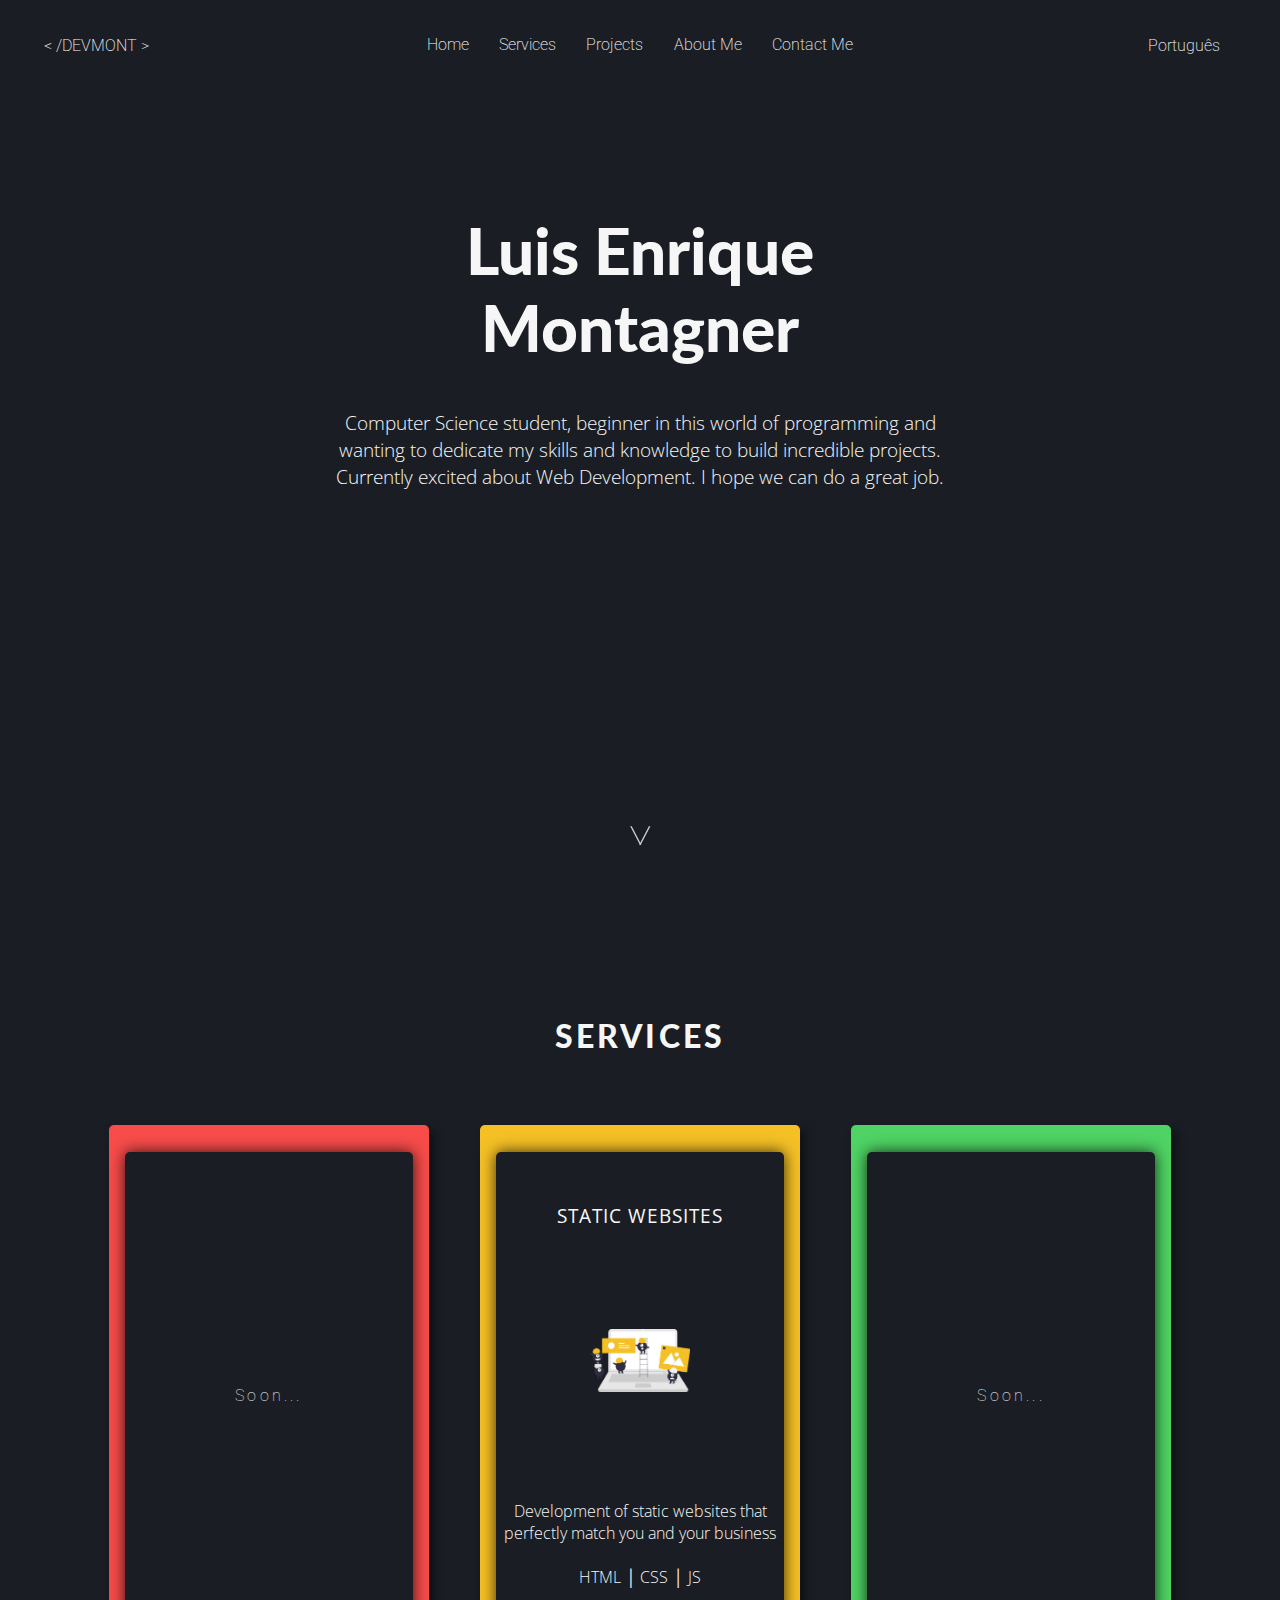
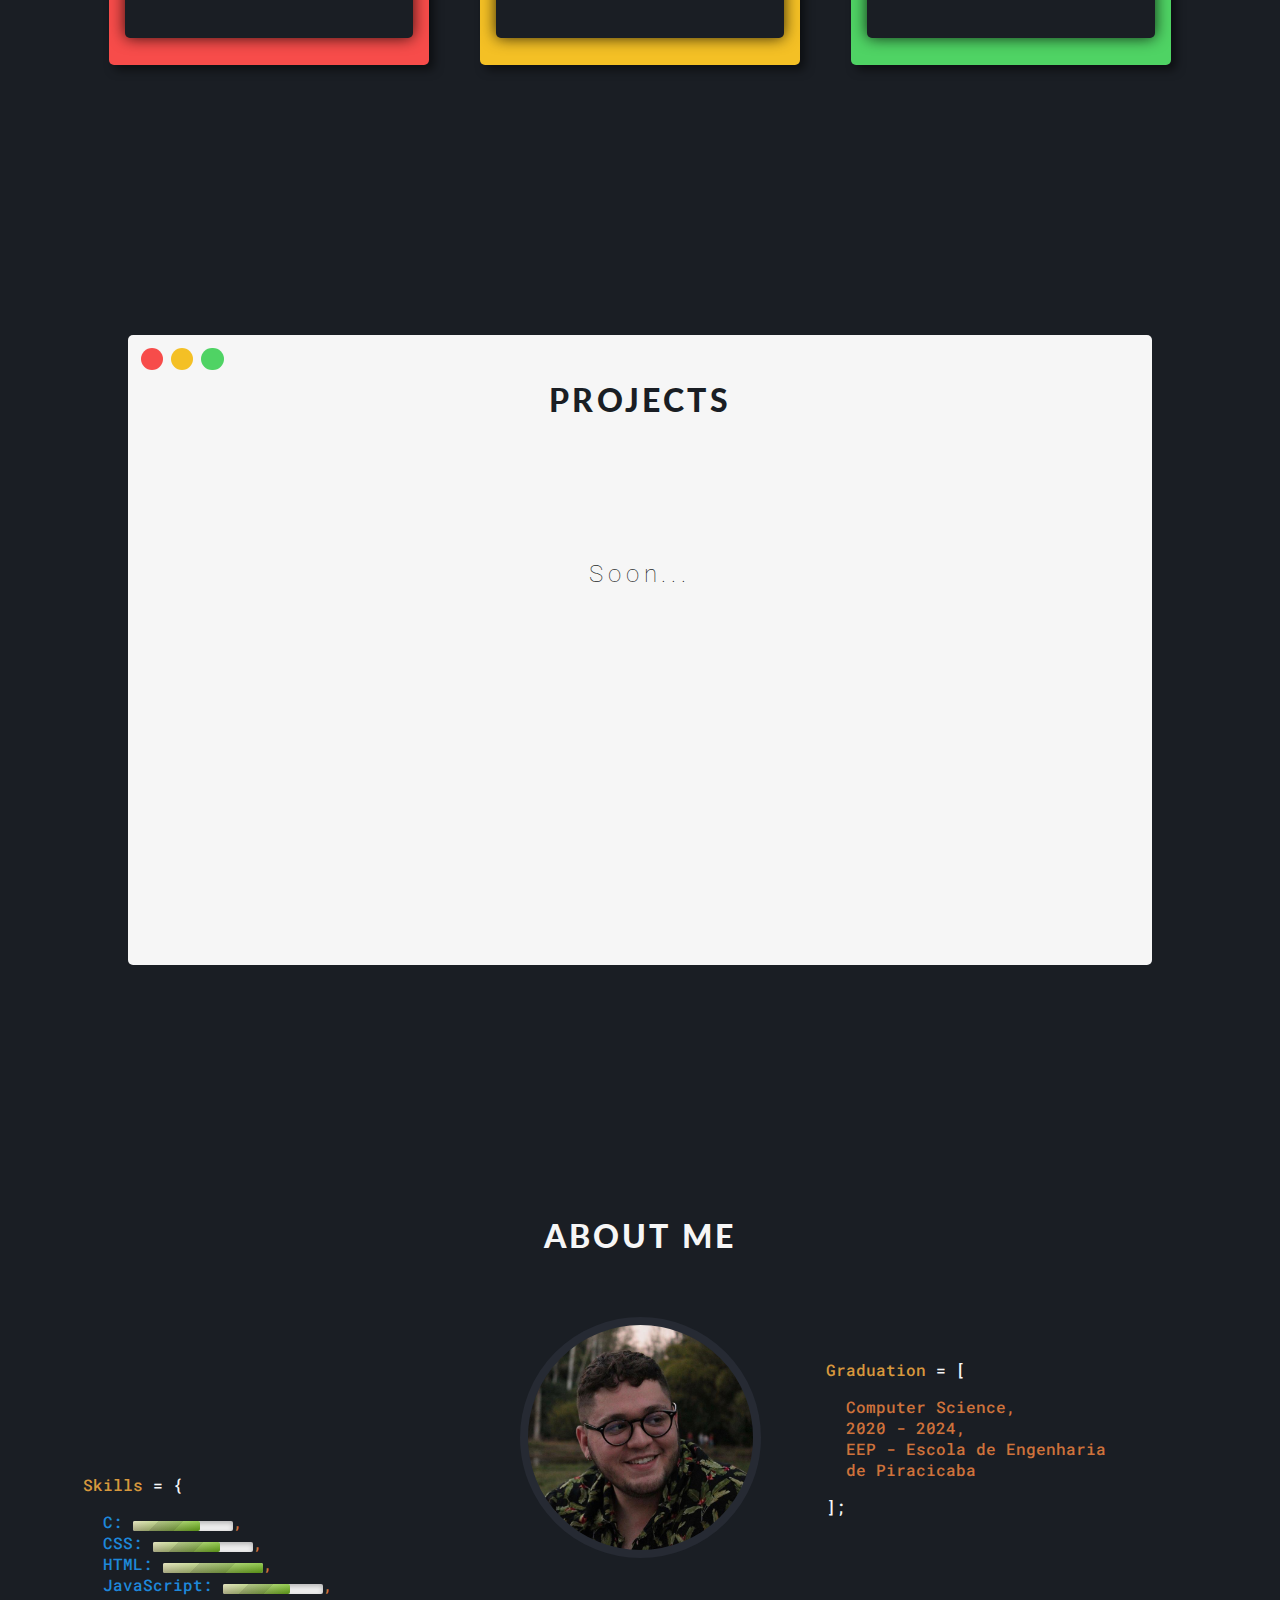
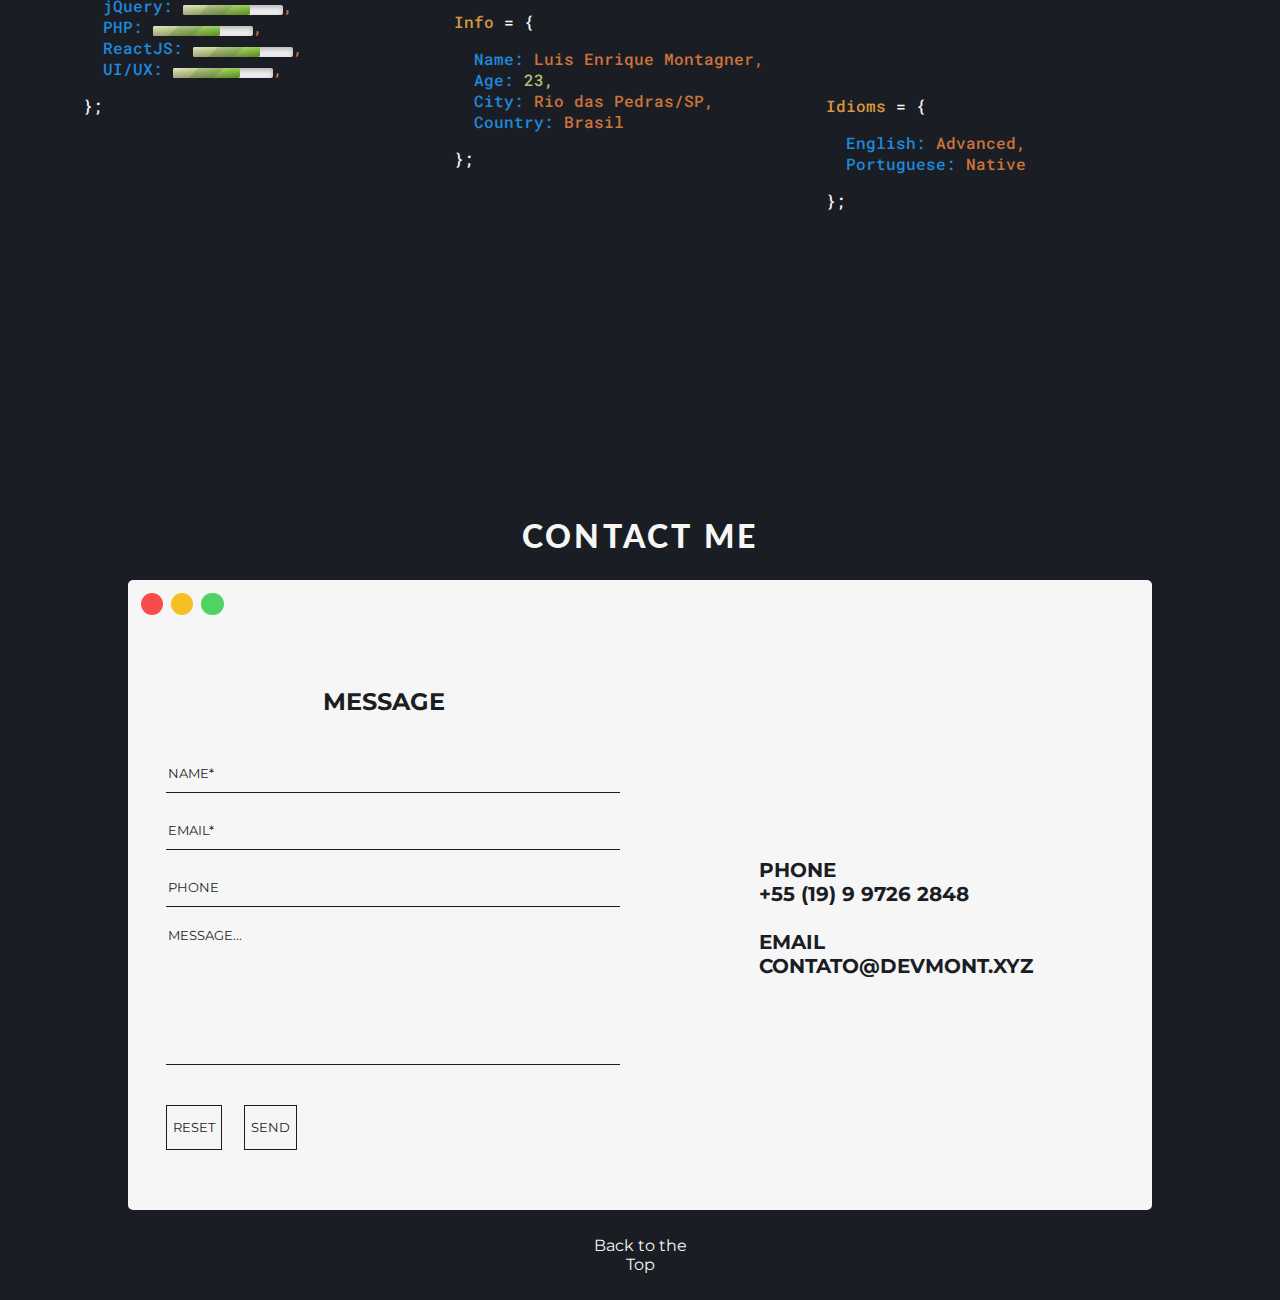
<file: Portfolio/beforeUpdate/enversion.html>
<!DOCTYPE html>
<html lang="pt-br">
<head>
    <meta charset="UTF-8">
    <meta name="viewport" content="width=device-width, initial-scale=1.0">
    <title>DEVMONT</title>
    <style>
        @import url('style.css');
    </style>
    <link rel="stylesheet" href="https://use.fontawesome.com/releases/v5.13.1/css/all.css" integrity="sha384-xxzQGERXS00kBmZW/6qxqJPyxW3UR0BPsL4c8ILaIWXva5kFi7TxkIIaMiKtqV1Q" crossorigin="anonymous">
    <script src="https://code.jquery.com/jquery-3.5.1.min.js" integrity="sha256-9/aliU8dGd2tb6OSsuzixeV4y/faTqgFtohetphbbj0=" crossorigin="anonymous"></script>
</head>
<body>
    
    <div class="wrapper">
        <section id="homepage">
            <header>
                <div id="logo">&lt /DEVMONT &gt</div>
                <ul id="menu">
                    <li id="h"><a href="#homepage">Home</a></li>
                    <li id="s"><a href="#services">Services</a></li>
                    <li id="p"><a href="#projects">Projects</a></li>
                    <li id="a"><a href="#about">About Me</a></li>
                    <li id="c"><a href="#contact">Contact Me</a></li>
                </ul>
                <a class="hamb" href="javascript:void(0);" onclick="hamburguer()"><i class="fas fa-bars"></i></a>
                <div id="hamenu" class="ham">
                    <a href="#homepage">Home</a>
                    <a href="#services">Services</a>
                    <a href="#projects">Projects</a>
                    <a href="#about">About Me</a>
                    <a href="#contact">Contact Me</a>
                    <a href="index.html">Português</a>
                </div>
                <div id="language"><a href="index.html">Português</a></div>
            </header>
            <main>
                <h1 id="name">Luis Enrique<br>Montagner</h1>
                <h2 id="description">Computer Science student, beginner in this world of programming and wanting to dedicate my skills and knowledge to build incredible projects. Currently excited about Web Development. I hope we can do a great job.</h2>
                <a href="#services"><div class="arrow"></div></a>
            </main>
        </section>

        <section id="services">
            <h1 class="title">SERVICES</h1>
            <div class="cardboards">
                <div id="cb1">
                    <div id="cb11">
                        <div id="cb111">
                            <p>Soon...</p>
                        </div>
                    </div>
                </div>
                <div id="cb2">
                    <div id="cb22">
                        <div id="cb222">
                            <h3>Static WebSites</h3>
                            <span id="img"></span>
                            <h4>Development of static websites that perfectly match you and your business<br><br>HTML │ CSS │ JS</h4>
                        </div>
                    </div>
                </div>
                <div id="cb3">
                    <div id="cb33">
                        <div id="cb333">
                            <p>Soon...</p>
                        </div>
                    </div>
                </div>
            </div>
        </section>
        
        <section id="projects">
            <div class="mac">
                <div class="btns">
                    <div id="btn1"></div>
                    <div id="btn2"></div>
                    <div id="btn3"></div>
                </div>
                <h1 class="title">PROJECTS</h1>
                <h2>Soon...</h2>
            </div>
        </section>
        
        <section id="about">
            <h1 class="title">ABOUT ME</h1>
            <div class="infome">
                <div id="photo"></div>
                <div id="me">
                    <p><span id="yl">Info</span> <span id="wh">= {</span></p>
                    <p><span id="bl">Name:</span> Luis Enrique Montagner,<br><span id="bl">Age:</span><span id="gr"> 23,</span><br><span id="bl">City:</span> Rio das Pedras/SP,<br><span id="bl">Country:</span> Brasil</p>
                    <p><span id="wh">};</span></p>
                </div>
                <div id="graduation">
                    <p><span id="yl">Graduation</span> <span id="wh">= [</span></p>
                    <p>Computer Science,<br>2020 - 2024,<br>EEP - Escola de Engenharia<br>de Piracicaba</p>
                    <p><span id="wh">];</span></p>
                </div>
                <div id="idioms">
                    <p><span id="yl">Idioms </span><span id="wh">= {</span></p>
                    <p><span id="bl">English: </span>Advanced,<br><span id="bl">Portuguese: </span>Native</p>
                    <p><span id="wh">};</span></p>
                </div>
                <div id="qualifications">
                    <p><span id="yl">Skills </span><span id="wh">= {</span></p>
                    <p>
                        <span id="bl">C: </span><progress value="2" max="3"></progress>,<br>
                        <span id="bl">CSS: </span><progress value="2" max="3"></progress>,<br>
                        <span id="bl">HTML: </span><progress value="3" max="3"></progress>,<br>
                        <span id="bl">JavaScript: </span><progress value="2" max="3"></progress>,<br>
                        <span id="bl">jQuery: </span><progress value="2" max="3"></progress>,<br>
                        <span id="bl">PHP: </span><progress value="2" max="3"></progress>,<br>
                        <span id="bl">ReactJS: </span><progress value="2" max="3"></progress>,<br>
                        <span id="bl">UI/UX: </span><progress value="2" max="3"></progress>,<br>
                    </p>
                    <p><span id="wh">};</span></p>
                </div>
            </div>
        </section>

        <section id="contact">
            <h1 class="title">CONTACT ME</h1>
            <div id="contactdiv">
                <div class="btns">
                    <div id="btn1"></div>
                    <div id="btn2"></div>
                    <div id="btn3"></div>
                </div>
                <div id="mail">
                    <h2>MESSAGE</h2>
                    <form action="https://formspree.io/xdowdblq" method="POST" id="sendmail">
                        <div class="name-box">
                            <input type="text" name="name-form" placeholder="NAME*" required>
                        </div>
                        <div class="mail-box">
                            <input type="email" name="mail-form" placeholder="EMAIL*" required>
                        </div>
                        <div class="phone-box">
                            <input type="tel" name="phone-form" placeholder="PHONE">
                        </div>
                        <div class="text-box">
                            <textarea form="sendmail" name="msg-form" id="msg-form" maxlength="510" wrap="hard" placeholder="MESSAGE..."></textarea>
                        </div>
                        <button type="reset">RESET</button>    
                        <button type="submit">SEND</button>
                    </form>
                </div>
                <h2 id="cont">PHONE <br><a href="https://wa.me/5519997262848" target="_blank">+55 (19) 9 9726 2848</a><br><br>EMAIL <br>CONTATO@DEVMONT.XYZ</h2>
            </div>
            <p id="top"><a href="#homepage">Back to the<br>Top</a></p>
        </section>
    </div>

        <script type="text/javascript" src="script.js"></script>

</body>
</html>
</file>
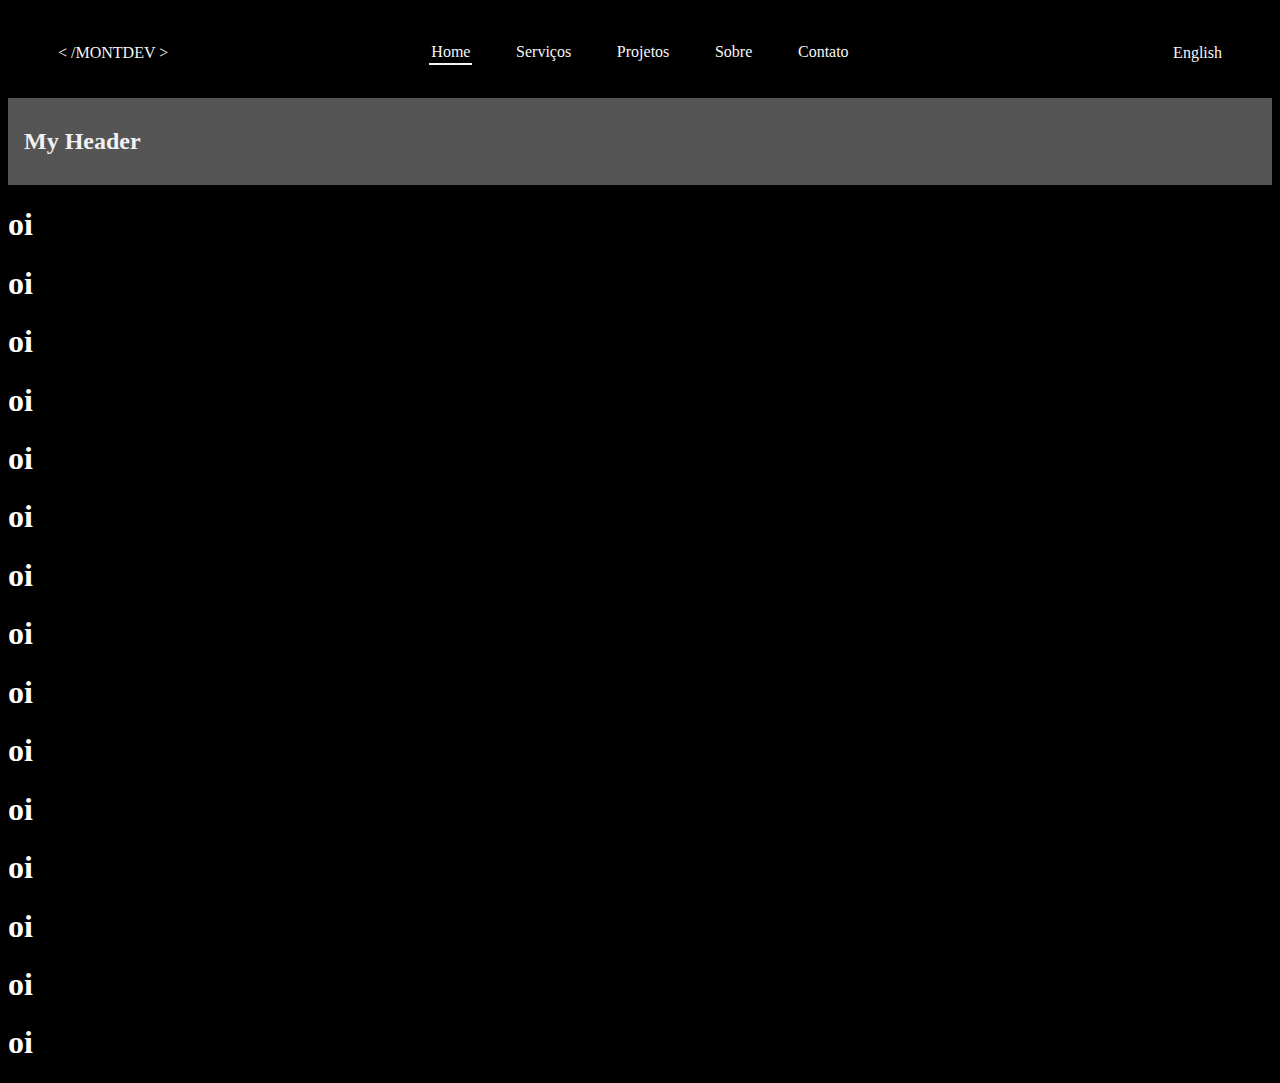
<file: Portfolio/raiz/a.html>
<!DOCTYPE html>
<html lang="en">
<head>
    <meta charset="UTF-8">
    <meta name="viewport" content="width=device-width, initial-scale=1.0">
    <title>Document</title>
    <style>
        @import url('a.css');
    </style>
    
</head>
<body>


    <header>
        <div id="logo"><a href="">&lt /MONTDEV &gt</a></div>
        <ul id="menu">
            <li id="home" class="activated"><a href="">Home</a></li>
            <li id="services"><a href="#servpage">Serviços</a></li>
            <li id="projects"><a href="#projpage">Projetos</a></li>
            <li id="about"><a href="#boutpage">Sobre</a></li>
            <li id="contact"><a href="#tactpage">Contato</a></li>
        </ul>
        <div id="language"><a href="">English</a></div>
    </header>


    <div class="header" id="myHeader">
        <h2>My Header</h2>
    </div>
    <h1>oi</h1>
    <h1>oi</h1>
    <h1>oi</h1>
    <h1>oi</h1>
    <h1>oi</h1>
    <h1>oi</h1>
    <h1>oi</h1>
    <h1>oi</h1>
    <h1>oi</h1>
    <h1>oi</h1>
    <h1>oi</h1>
    <h1>oi</h1>
    <h1>oi</h1>
    <h1>oi</h1>
    <h1>oi</h1>
    <script src="a.js"></script>
</body>
</html>
</file>
<file: Color Game/colorgame.css>
body{
    background-color: #232323;
    margin: 0;
    font-family: 'Montserrat', sans-serif;
}

.square{
    width: 30%;
    background-color: purple;
    padding-bottom: 30%;
    float: left;
    margin: 1.66%;
    border-radius: 15%;
    transition: background 0.6s;
}

#container{
    margin: 10px auto;
    max-width: 600px;
}

h1{
    text-align: center;
    color: white;
    background-color: steelblue;
    margin: 0;
    font-weight: 200;
    line-height: 1.1;
    padding: 10px 0;
}

#colorDisplay{
    font-size: 170%;
}

#stripe{
    background-color: white;
    height: 30px;
    text-align: center;
}

.selected{
    background-color: steelblue;
    color: white;
}

button{
    border: none;
    background: none;
    text-transform: uppercase;
    height: 100%;
    font-weight: 800;
    color: steelblue;
    letter-spacing: 1px;
    font-size: inherit;
    transition: all 0.3s;
    outline: none;
}

#message{
    display: inline-block;
    width: 20%;
}

button:hover{
    color: white;
    background: steelblue;
}

#name{
    font-size: 40%;
}
</file>
<file: Colorsee/style.css>
@import url('https://fonts.googleapis.com/css2?family=Rajdhani:wght@400;600&display=swap');

body{
	background-color: black;
	margin: 0;
}

.square{
	width: 190px;
	height: 190px;
	float: left;
	margin: 1px;
}

#container{
	margin: 10px auto;
	max-width: 1200px;
	display: flex;
	align-items: center;
	justify-content: center;
}

h1{
	color: white;
	text-align: center;
	font-family: 'Rajdhani', sans-serif;
	font-size: 89px;
}

span{
	color: #bdbdbd;
}

p{
	color: white;
	text-align: center;
	font-family: 'Rajdhani', sans-serif;
	font-size: 20px;
	margin-bottom: 86px;
}

#diceGame{
	width: 40vw;
	height: 100px;
	display: flex;
	align-items: center;
	justify-content: space-between;
	margin: 0 auto;
	font-family: 'Rajdhani', sans-serif;
	font-weight: 600;
	color: white;
}

.players{
	height: 100%;
	width: 100px;
	display: flex;
	align-items: center;
	justify-content: center;
	flex-direction: column;
}

#p1 div:last-child{
	border: 2px solid white;
	width: 100%;
	text-align: center;
	margin-top: 5px;
}

#dice{
	display: flex;
	align-items: center;
	justify-content: center;
}

#dice img{
	height: 80%;
	width: 80%;
	cursor: pointer;
}

#p2 div:last-child{
	border: 2px solid white;
	width: 100%;
	text-align: center;
	margin-top: 5px;
}
</file>
<file: Dice Roller/style.css>
@import url('https://fonts.googleapis.com/css2?family=Exo+2:wght@300;900&family=Roboto:wght@100;300;400;900&display=swap');

body{
    box-sizing: border-box;
    margin: 0;
    padding: 0;
    background-color: #272727;
    color: #ABABAB;
}

section{
    height: 100vh;
    width: 100%;
}

header{
    height: 14vh;
    width: 40vw;
    margin: 0 auto;
    display: flex;
    justify-content: center;
    align-items: center;
    border: 2px solid #C4C4C4;
    border-radius: 5px;
}

header h1{
    margin: 0 auto;
    text-align: center;
    font-family: 'Exo 2', sans-serif;
    font-weight: 900;
    font-size: 40px;
}

main{
    height: 80vh;
    display: flex;
    justify-content: center;
    align-items: center;
}

div{
    float: left;
    font-family: 'Roboto', sans-serif;
}

.players{
    height: 300px;
    width: 250px;
    display: flex;
    flex-direction: column;
    justify-content: space-between;
    align-items: center;
    font-weight: 300;
}

.players .name{
    font-size: 20px;
}

.player img{
    height: 200px;
    width: 200px;
}

.players .values{
    display: flex;
    flex-direction: column;
    text-align: center;
}

.txtValue{
    font-size: 15px;
}

#valueP1{
    font-size: 20px;
    border: 2px solid #C4C4C4;
    border-radius: 5px;
    width: 100px;
    background-color: #C4C4C4;
    color:  #272727;
    font-weight: 900;
}

#valueP2{
    font-size: 20px;
    border: 2px solid #C4C4C4;
    border-radius: 5px;
    width: 100px;
    background-color: #C4C4C4;
    color:  #272727;
    font-weight: 900;
}

.dice{
    font-weight: 900;
    height: 150px;
    width: 150px;
    border: 2px solid #C4C4C4;
    border-radius: 5px;
    margin: 50px;
    cursor: pointer;
    display: flex;
    flex-direction: column;
    justify-content: center;
    align-items: center;
    background-color: #121212;
    box-shadow: 0 rgba(0, 0, 0, 0.0);
    transition: box-shadow .5s;
}

.dice:hover {
    box-shadow: 8px 8px 8px rgba(0, 0, 0, 0.5);
}

.dice #txtRoll{
    margin-bottom: 8px;
}

.dice img{
    width: 80px;
    height: 80px;
    margin-top: 8px;
}

footer{
    height: 5vh;
    display: flex;
    justify-content: center;
    align-items: center;
}

footer p{
    margin: 0;
    font-family: 'Roboto', sans-serif;
    font-weight: 300;
}
</file>
<file: Portfolio/style.css>
@import url('https://fonts.googleapis.com/css2?family=Roboto:wght@100;300;400;500;700;900&display=swap');
@import url('https://fonts.googleapis.com/css2?family=Lato:wght@100;300;400;900&family=Open+Sans:wght@300;400;600;700&display=swap');
@import url('https://fonts.googleapis.com/css2?family=Roboto+Mono:wght@200;300;400;500;700&display=swap');
@import url('https://fonts.googleapis.com/css2?family=Montserrat:wght@700&display=swap');    

html{
    scroll-behavior: smooth;
}
body{
    box-sizing: border-box;
    margin: 0;
    padding: 0;
    width: 100%;
    height: 100%;
    background-color: #1A1E24;
    font-size: 1em;
}

.wrapper{
    max-width: 100%;
    background-color: #1A1E24;
}

/* HOMEPAGE SETTINGS*/
#homepage{
    height: 100vh;
    width: 100vw;
    max-width: 100%;
    background-color: #1A1E24;
    display: grid;
    grid-template-columns: 100vw;
    grid-template-rows: 10vh 40vh 40vh 10vh;
}

header{
    position: fixed;
    height: 10vh;
    width: 100vw;
    max-width: 100%;
    grid-row-start: 1;
    grid-row-end: 2;
    display: grid;
    grid-template-columns: 15vw auto 15vw;
    font-family: 'Roboto';
    font-weight: 200;
    font-size: 1em;
    background-color: #1A1E24;
}
#logo{
    text-align: center;
    margin: auto 0;
    grid-column-start: 1;
    grid-column-end: 2;
    color: #F6F6F6;
}

.hamb, .ham{
    display: none;
}

#menu{
    display: flex;
    list-style: none;
    justify-content: space-between;
    margin-top: auto;
    margin-bottom: auto;
    padding: 0 18vw; 
    grid-column-start: 2;
    grid-column-end: 3;
}
li{
    padding: 5px;
    border-bottom: 2px solid transparent;
    transition: border-color .5s linear;
}
li:hover{
    border-bottom-color: #F6F6F6;
}
.active{
    border-bottom-color: #F6F6F6;
}
a{
    color: #F6F6F6;
    text-decoration: none;
}

#ham {
    display: none;
}

#language{
    text-align: center;
    margin: auto 0;
    grid-column-start: 3;
    grid-column-end: 4;
}
main{
    grid-row-start: 2;
    grid-row-end: 4;
    width: 50vw;
    margin: auto;
    text-align: center;
    color: #F6F6F6;
}
main h1{
    font-family: 'Lato';
    font-weight: 900;
    font-size: 4em;
}
main h2{
    font-family: 'Open Sans';
    font-weight: 300;
    font-size: 1.2em;
}
.arrow {
    grid-row-start: 4;
    grid-row-end: 5;
    height: 25vh;
    width: 100%;
}

.arrow::before {
    animation: bounce 1s ease infinite;
    bottom: 2rem;
    color: #fff;
    content: '╲╱';
    font-size: 1rem;
    height: 4rem;
    left: 50%;
    letter-spacing: -1px;
    line-height: 4rem;
    margin-left: -3rem;
    opacity: 0.8;
    position: absolute;
    text-align: center;
    width: 6rem;
}
    
@keyframes bounce {
    50% {
    transform: translateY(-50%);
    }

    100% {
    transform: translateY(0);
    }
}
/* END HOMEPAGE SETTINGS */

/* SERVICES SETTING */
#services{
    height: 100vh;
    width: 100vw;
    max-width: 100%;
    background-color: #1A1E24;
    display: grid;
    grid-template-rows: 10vh 10vh 35vh 35vh 10vh;
}

.title{

    padding: 0;
    margin: auto;
    grid-row-start: 2;
    grid-row-end: 3;
    font-family: 'Lato';
    font-weight: 900;
    text-align: center;
    font-size: 2em;
    letter-spacing: 0.1em;
    color: #F6F6F6;
}

.cardboards{
    grid-row-start: 3;
    grid-row-end: 5;
    display: grid;
    grid-template-columns: 5vw 29vw 29vw 29vw 5vw;
    margin: auto;
}

#cb1{
    grid-column-start: 2;
    grid-column-end: 3;
}

#cb2{
    grid-column-start: 3;
    grid-column-end: 4;
}

#cb3{
    grid-column-start: 4;
    grid-column-end: 5;
}

#cb11{
    display: flex;
    height: 60vh;
    width: 25vw;
    margin: auto;
    background-color: #F74C4A;
    box-shadow: 5px 5px 10px rgba(0, 0, 0, 0.5);
    border-radius: 5px;
}

#cb22{
    display: flex;
    height: 60vh;
    width: 25vw;
    margin: auto;
    background-color: #F4C025;
    box-shadow: 5px 5px 10px rgba(0, 0, 0, 0.5);
    border-radius: 5px;
}

#cb33{
    display: flex;
    height: 60vh;
    width: 25vw;
    margin: auto;
    background-color: #4FD364;
    box-shadow: 5px 5px 10px rgba(0, 0, 0, 0.5);
    border-radius: 5px;
}

#cb111{
    display: flex;
    height: 90%;
    width: 90%;
    margin: auto;
    background-color: #1A1E24;
    box-shadow: 0 0 15px rgba(0, 0, 0, 0.8);
    border-radius: 5px;
}

#cb222{
    display: grid;
    height: 90%;
    width: 90%;
    margin: auto;
    background-color: #1A1E24;
    box-shadow: 0 0 15px rgba(0, 0, 0, 0.8);
    border-radius: 5px;
}

#cb333{
    display: flex;
    height: 90%;
    width: 90%;
    margin: auto;
    background-color: #1A1E24;
    box-shadow: 0 0 15px rgba(0, 0, 0, 0.8);
    border-radius: 5px;
}

.cardboards p{
    margin: auto;
    font-family: 'Roboto';
    color: #F6F6F6;
    letter-spacing: 0.2em;
    font-weight: 100;
}

#cb222 h3{
    margin: auto;
    font-family: 'Open Sans';
    color: #F6F6F6;
    font-weight: 400;
    text-align: center;
    font-size: 1.2em;
    text-transform: uppercase;
    letter-spacing: 0.05em;
}

#cb222 #img{
    margin: auto;
    background-image: url('cb2.png');
    background-size: contain;
    background-repeat: no-repeat;
    height: 70px;
    width: 100px;
}

#cb222 h4{
    margin: auto;
    font-family: 'Open Sans';
    color: #F6F6F6;
    font-weight: 300;
    text-align: center;
    width: 95%;
}
/* END SERVICES SETTINGS */

/* PROJECTS SETTINGS */
#projects{
    height: 100vh;
    width: 100vw;
    max-width: 100%;
    background-color: #1A1E24;
    display: grid;
    grid-template-rows: 10vh 40vh 40vh 10vh;
}

.mac{
    grid-row-start: 2;
    grid-row-end: 4;
    width: 80vw;
    height: 80vh;
    margin: auto;
    background-color: #F6F6F6;
    border-radius: 5px;

    display: grid;
    grid-template-rows: 5vh 10vh auto;
}

.pGallery{
    max-width: 80vw;
    max-height: 60vh;
    display: flex;
    margin: 0 auto;
    align-content: center;
    justify-content: center;
    flex-direction: row;
}

.pgBox{
    
    width: 150px;
    height: 150px;
    float: right;
    margin: 2vh;
    border-radius: 5px;
    border: 2px solid #1A1E24;
}

.pgBox img{
    width: 100%;
    height: 100%;

}

.pgTxt{
    display: none;
}

.mac .btns{
    grid-row-start: 1;
    grid-row-end: 2;

    display: grid;
    grid-template-columns: 3vh 3vh 3vh auto;
    gap: .25vw;
    margin: 1vw 0 1vw 1vw ;
}

#btn1{
    grid-column-start: 1;
    grid-column-end: 2;
    width: 2.5vh;
    height: 2.5vh;
    background-color: #F74C4A;
    border-radius: 50%;
}

#btn2{
    grid-column-start: 2;
    grid-column-end: 3;
    width: 2.5vh;
    height: 2.5vh;
    background-color: #F4C025;
    border-radius: 50%;
}

#btn3{
    grid-column-start: 3;
    grid-column-end: 4;
    width: 2.5vh;
    height: 2.5vh;
    background-color: #4FD364;
    border-radius: 50%;
}

.mac .title{
    margin-top: 0;
    color: #1A1E24;
    grid-row-start: 2;
    grid-row-end: 3;
}

.mac h2{
    color: #1A1E24;
    margin: 10vh auto auto auto;
    font-family: 'Roboto';
    letter-spacing: 0.2em;
    font-weight: 100;
}
/* END PROJECT SETTINGS */

/* ABOUT SETTINGS */
#about{
    height: 100vh;
    width: 100vw;
    max-width: 100%;
    background-color: #1A1E24;
    display: grid;
    grid-template-rows: 10vh 10vh 35vh 35vh 10vh;
}

.infome{
    margin: auto;
    grid-row-start: 3;
    grid-row-end: 5;

    display: grid;
    grid-template-columns: 5vw 29vw 29vw 29vw 5vw;
    grid-template-rows: 35vh 35vh;
}

#photo{
    grid-column-start: 3;
    grid-column-end: 4;
    grid-row-start: 1;
    grid-row-end: 2;
    background-image: url('me.jpeg');
    background-position: center;
    background-repeat: no-repeat;
    background-size: cover;
    border: 8px solid #262A33;
    border-radius: 50%;
    width: 25vh;
    height: 25vh;
    margin: auto;
}

#me{
    grid-column-start: 3;
    grid-column-end: 4;
    grid-row-start: 2;
    grid-row-end: 3;
    font-family: 'Roboto Mono', monospace;
    font-weight: 500;
    color: #ce723b;
}

#me p:nth-child(2){
    margin-left: 20px;
}

#qualifications{
    grid-column-start: 2;
    grid-column-end: 3;
    grid-row-start: 1;
    grid-row-end: 3;
    margin: auto 0;
    font-family: 'Roboto Mono', monospace;
    font-weight: 500;
    color: #ce723b;
}

#qualifications p:nth-child(2){
    margin-left: 20px;
}

progress[value] {
    -webkit-appearance: none;
    appearance: none;
    height: 10px;
    width: 100px;
}

progress[value]::-webkit-progress-bar {
    background-color: #eee;
    border-radius: 2px;
    box-shadow: 0 2px 5px rgba(0, 0, 0, 0.25) inset;
}

progress[value]::-webkit-progress-value {
    background-image:
         -webkit-linear-gradient(-45deg, 
                                 transparent 33%, rgba(0, 0, 0, .1) 33%, 
                                 rgba(0,0, 0, .1) 66%, transparent 66%),
         -webkit-linear-gradient(top, 
                                 rgba(255, 255, 255, .25), 
                                 rgba(0, 0, 0, .25)),
         -webkit-linear-gradient(left, #dcdcaa, #72bc1b);
  
      border-radius: 2px; 
  }

#graduation{
    grid-column-start: 4;
    grid-column-end: 5;
    grid-row-start: 1;
    grid-row-end: 2;
    margin: auto 0;
    font-family: 'Roboto Mono', monospace;
    font-weight: 500;
    color: #ce723b;
}

#graduation p:nth-child(2){
    margin-left: 20px;
}

#idioms{
    grid-column-start: 4;
    grid-column-end: 5;
    grid-row-start: 2;
    grid-row-end: 3;
    margin: auto 0;
    font-family: 'Roboto Mono', monospace;
    font-weight: 500;
    color: #ce723b;
}

#idioms p:nth-child(2){
    margin-left: 20px;
}

#yl{
    color: #d7983d;
}

#bl{
    color: #1e88da;
}

#gr{
    color: #b5c077;
}

#wh{
    color: #F6F6F6;
}
/* END ABOUT SETTINGS */

/* CONTACT SETTINGS */
#contact{
    height: 100vh;
    width: 100vw;
    max-width: 100%;
    display: grid;
    grid-template-rows: 10vh 10vh 70vh 10vh;

    background-color: #1A1E24;
}

#contactdiv{
    grid-row-start: 3;
    grid-row-end: 4;
    height: 100%;
    width: 80%;
    background-color: #F6F6F6;
    margin: auto;
    border-radius: 5px;

    color: #1A1E24;
    font-family: 'Montserrat', sans-serif;

    display: grid;
    grid-template-columns: 50% 50%;
    grid-template-rows: 5vh auto;
}

#contactdiv .btns{
    grid-row-start: 1;
    grid-row-end: 2;

    display: grid;
    grid-template-columns: 3vh 3vh 3vh auto;
    gap: .25vw;
    margin: 1vw 0 1vw 1vw ;
}

#mail{
    grid-column-start: 1;
    grid-column-end: 2;
    grid-row-start: 2;
    grid-row-end: 3;

    margin: auto auto auto auto;
}

#mail h2{
    text-align: center;
}

::placeholder{
    color: #1A1E24;
}

textarea:focus, input:focus, button:focus{
    outline: none;
}

.name-box input{
    height: 4vh;
    width: 50vh;
    margin-top: 2vh;
    margin-left: 2vh;
    margin-bottom: 2vh;
    font-family: 'Montserrat', sans-serif;
    border-top: none;
    border-left: none;
    border-right: none;
    border-bottom: 1.5px solid #1A1E24;
    color: #1A1E24;
    background-color: #F6F6F6;
}

.mail-box input{
    height: 4vh;
    width: 50vh;
    margin-left: 2vh;
    margin-bottom: 2vh;
    font-family: 'Montserrat', sans-serif;
    border-top: none;
    border-left: none;
    border-right: none;
    border-bottom: 1.5px solid #1A1E24;
    color: #1A1E24;
    background-color: #F6F6F6;
}

.phone-box input{
    height: 4vh;
    width: 50vh;
    margin-left: 2vh;
    margin-bottom: 2vh;
    font-family: 'Montserrat', sans-serif;
    border-top: none;
    border-left: none;
    border-right: none;
    border-bottom: 1.5px solid #1A1E24;
    color: #1A1E24;
    background-color: #F6F6F6;
}

.text-box textarea{
    width: 50vh;
    height: 15vh;
    resize: none;
    margin-left: 2vh;
    margin-bottom: 2vh;
    font-family: 'Montserrat', sans-serif;
    border-top: none;
    border-left: none;
    border-right: none;
    border-bottom: 1.5px solid #1A1E24;
    color: #1A1E24;
    background-color: #F6F6F6;
}

#mail button{
    font-family: 'Montserrat', sans-serif;
    height: 5vh;
    width: fit-content;
    border-top: 1.5px solid #1A1E24;
    border-left: 1.5px solid #1A1E24;
    border-right: 1.5px solid #1A1E24;
    border-bottom: 1.5px solid #1A1E24;
    background-color: transparent;
    color: #1A1E24;
    margin-top: 2vh;
    margin-left: 2vh;
    margin-bottom: 2vh;
    box-shadow: 0 0 0 0 rgba(0, 0, 0, 0.0);
    transition: box-shadow .5s;
    border-radius: 5px;
}

#mail button:hover {
    box-shadow: 3px 3px rgba(0, 0, 0, 0.8);
}

#cont{
    grid-row-start: 2;
    grid-row-end: 3;

    font-size: 1.25em;
    margin: auto;
}

#cont a{
    color: #1A1E24;
}

#top{
    grid-row-start: 4;
    grid-row-end: 5;
    font-family: 'Montserrat', sans-serif;
    margin: auto;
    text-align: center;
}
/* END CONTACT SETTINGS */


@media screen and (max-width: 850px) {
    /* HOMEPAGE */
    header{
        grid-template-columns: 50vw 50vw;
        max-width: 100%;
    }
    
    #logo{
        font-size: 1.3em;
        margin: auto auto auto 5vw;
        grid-column-start: 1;
        grid-column-end: 2;
    }

    #language{
        display: none;
    }

    #menu{
        display: none;
    }

    .hamb{
        display: flex;
        margin: auto 5vw auto auto;
        color: #F6F6F6;
        grid-column-start: 2;
        grid-column-end: 3;
        font-size: 1.3em;
    }

    .ham{
        display: none;
    }

    .on{
        position: absolute;
        display: grid;
        grid-template-rows: auto auto auto auto auto auto;
        top: 9vh;
        width: 100vw;
        max-width: 100%;
        height: 40vh;
        background-color: #1A1E24;
    }

    .on a :first-child{
       width: 100%;
       grid-row-start: 1;
       grid-row-end: 2;
    }

    .on a{
        margin: auto 5vw auto auto;
        font-size: 1.3em;
    }

    main{
        width: fit-content;
    }

    #name{
        font-size: 3em;
        width: fit-content;
        margin: 8vh auto 8vh auto;
    }

    #description{
        font-size: 1.2em;
        margin: auto 5vw auto 5vw;
    }

    /* SERVICES */
    .cardboards{
        grid-template-columns: 80vw;
        grid-template-rows: auto;
    }
    #cb1{
        display: none;
    }

    #cb2{
        grid-column-start: 1;
        grid-column-end: 2;
    }

    #cb22{
        width: 80vw;
        height: 50vh;
    }

    #cb3{
        display: none;
    }

    .pGallery{
        flex-direction: column;
        justify-content: start;
    }

    .pgTxt{
        margin: 2vw;
        font-family: 'Open Sans';
        border: 2px solid #1A1E24;
        border-radius: 5px;
        display: flex;
        align-content: center;
        justify-content: center;
        width: 50vw;
    }

    .pgTxt a{
        color: #1A1E24;
        padding: 2vw;
    }

    .pgBox{
        display: none;
    }

    /* ABOUT */
    #about{
        height: fit-content;
        display: grid;
        grid-template-rows: 10vh 10vh auto 10vh;
    }
    
    .infome{
        margin: auto;
        grid-row-start: 3;
        grid-row-end: 4;
    
        display: grid;
        grid-template-rows: fit-content fit-content fit-content fit-content fit-content;
        grid-template-columns: 100vw;
    }
    
    #photo{
        grid-row-start: 1;
        grid-row-end: 2;
        grid-column-start: 1;
        grid-column-end: 2;

        background-image: url('me.jpeg');
        background-position: center;
        background-repeat: no-repeat;
        background-size: cover;
        border: 8px solid #262A33;
        border-radius: 50%;
        width: 25vh;
        height: 25vh;
    }

    #me{
        grid-row-start: 2;
        grid-row-end: 3;
        grid-column-start: 1;
        grid-column-end: 2;

        margin: auto;
    }

    #graduation{
        grid-row-start: 3;
        grid-row-end: 4;
        grid-column-start: 1;
        grid-column-end: 2;

        margin: auto auto auto auto;
    }

    #qualifications{
        grid-row-start: 4;
        grid-row-end: 5;
        grid-column-start: 1;
        grid-column-end: 2;

        margin: auto;
    }

    #idioms{
        grid-row-start: 5;
        grid-row-end: 6;
        grid-column-start: 1;
        grid-column-end: 2;

        margin: auto;
    }

    /* CONTACT */
    #contact{
        height: 100vh;
        width: 100vw;
        max-width: 100%;
        display: grid;
        grid-template-rows: 10vh 10vh auto 10vh;
    
        background-color: #1A1E24;
    }

    #contactdiv{
        grid-row-start: 3;
        grid-row-end: 4;
        height: 100%;
        width: 80%;
        background-color: #F6F6F6;
        margin: auto;
        border-radius: 5px;
    
        color: #1A1E24;
        font-family: 'Montserrat', sans-serif;
    
        display: grid;
        grid-template-columns: 80vw;
        grid-template-rows: 5vh auto auto;
    }

    #contactdiv .btns{
        grid-row-start: 1;
        grid-row-end: 2;
    }

    #mail{
        grid-row-start: 2;
        grid-row-end: 3;
        margin: auto;
    }

    #cont{
        margin: 5vw;
        grid-row-start: 3;
        grid-row-end: 4;
        font-size: .9em;
    }

    .name-box input{
        width: 70vw;
    }

    .mail-box input{
        width: 70vw;
    }

    .phone-box input{
        width: 70vw;
    }

    .text-box textarea{
        width: 70vw;
    }
}
</file>
